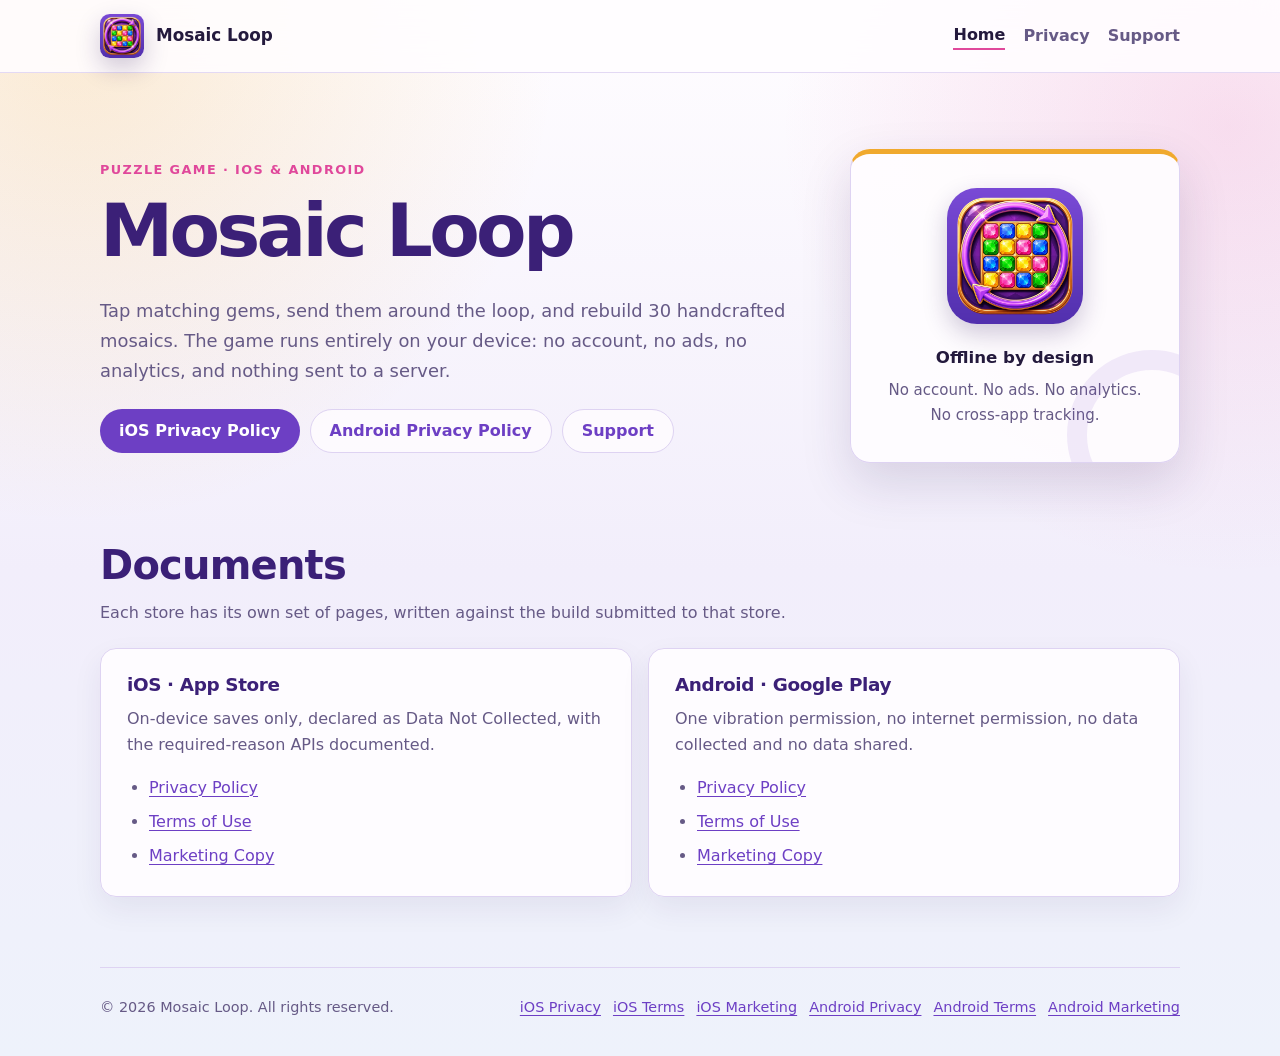
<file: index.html>
<!doctype html>
<html lang="en">
<head>
  <meta charset="utf-8">
  <meta name="viewport" content="width=device-width, initial-scale=1">
  <meta name="robots" content="index,follow">
  <meta name="description" content="Mosaic Loop is an offline gem-sorting puzzle game for iOS and Android. Privacy policies, terms of use, store copy, and support.">
  <meta name="theme-color" content="#3b2077">
  <title>Mosaic Loop</title>
  <link rel="icon" href="assets/app-icon.png">
  <link rel="apple-touch-icon" href="assets/app-icon.png">
  <link rel="stylesheet" href="assets/styles.css">
</head>
<body>
  <header class="site-header">
    <nav class="top-nav" aria-label="Page navigation">
      <a class="brand" href="index.html" aria-label="Mosaic Loop home">
        <img src="assets/app-icon.png" alt="" width="44" height="44">
        <span>Mosaic Loop</span>
      </a>
      <div class="nav-links">
        <a href="index.html" aria-current="page">Home</a>
        <a href="privacy.html">Privacy</a>
        <a href="support/">Support</a>
      </div>
    </nav>
  </header>

  <main>
    <section class="hero">
      <div class="hero-copy">
        <p class="eyebrow">Puzzle game · iOS &amp; Android</p>
        <h1>Mosaic Loop</h1>
        <p class="lead">
          Tap matching gems, send them around the loop, and rebuild 30 handcrafted mosaics. The game runs entirely on
          your device: no account, no ads, no analytics, and nothing sent to a server.
        </p>
        <div class="cta-row">
          <a class="button-link" href="privacy.html">iOS Privacy Policy</a>
          <a class="button-link button-link--ghost" href="android/privacy.html">Android Privacy Policy</a>
          <a class="button-link button-link--ghost" href="support/">Support</a>
        </div>
      </div>

      <aside class="hero-badge" aria-label="Privacy summary">
        <img src="assets/app-icon.png" alt="Mosaic Loop app icon" width="136" height="136">
        <div>
          <strong>Offline by design</strong>
          <span>No account. No ads. No analytics. No cross-app tracking.</span>
        </div>
      </aside>
    </section>

    <section class="section-block" aria-label="Documents">
      <div class="section-header">
        <h2>Documents</h2>
        <p class="section-intro">
          Each store has its own set of pages, written against the build submitted to that store.
        </p>
      </div>

      <div class="doc-grid">
        <article>
          <h2>iOS · App Store</h2>
          <p>On-device saves only, declared as Data Not Collected, with the required-reason APIs documented.</p>
          <ul class="policy-list">
            <li><a href="privacy.html">Privacy Policy</a></li>
            <li><a href="terms-of-use.html">Terms of Use</a></li>
            <li><a href="marketing.html">Marketing Copy</a></li>
          </ul>
        </article>
        <article>
          <h2>Android · Google Play</h2>
          <p>One vibration permission, no internet permission, no data collected and no data shared.</p>
          <ul class="policy-list">
            <li><a href="android/privacy.html">Privacy Policy</a></li>
            <li><a href="android/terms-of-use.html">Terms of Use</a></li>
            <li><a href="android/marketing.html">Marketing Copy</a></li>
          </ul>
        </article>
      </div>
    </section>
  </main>

  <footer class="site-footer">
    <p>&copy; 2026 Mosaic Loop. All rights reserved.</p>
    <nav class="footer-links" aria-label="Legal documents">
      <a href="privacy.html">iOS Privacy</a>
      <a href="terms-of-use.html">iOS Terms</a>
      <a href="marketing.html">iOS Marketing</a>
      <a href="android/privacy.html">Android Privacy</a>
      <a href="android/terms-of-use.html">Android Terms</a>
      <a href="android/marketing.html">Android Marketing</a>
    </nav>
  </footer>
</body>
</html>
</file>
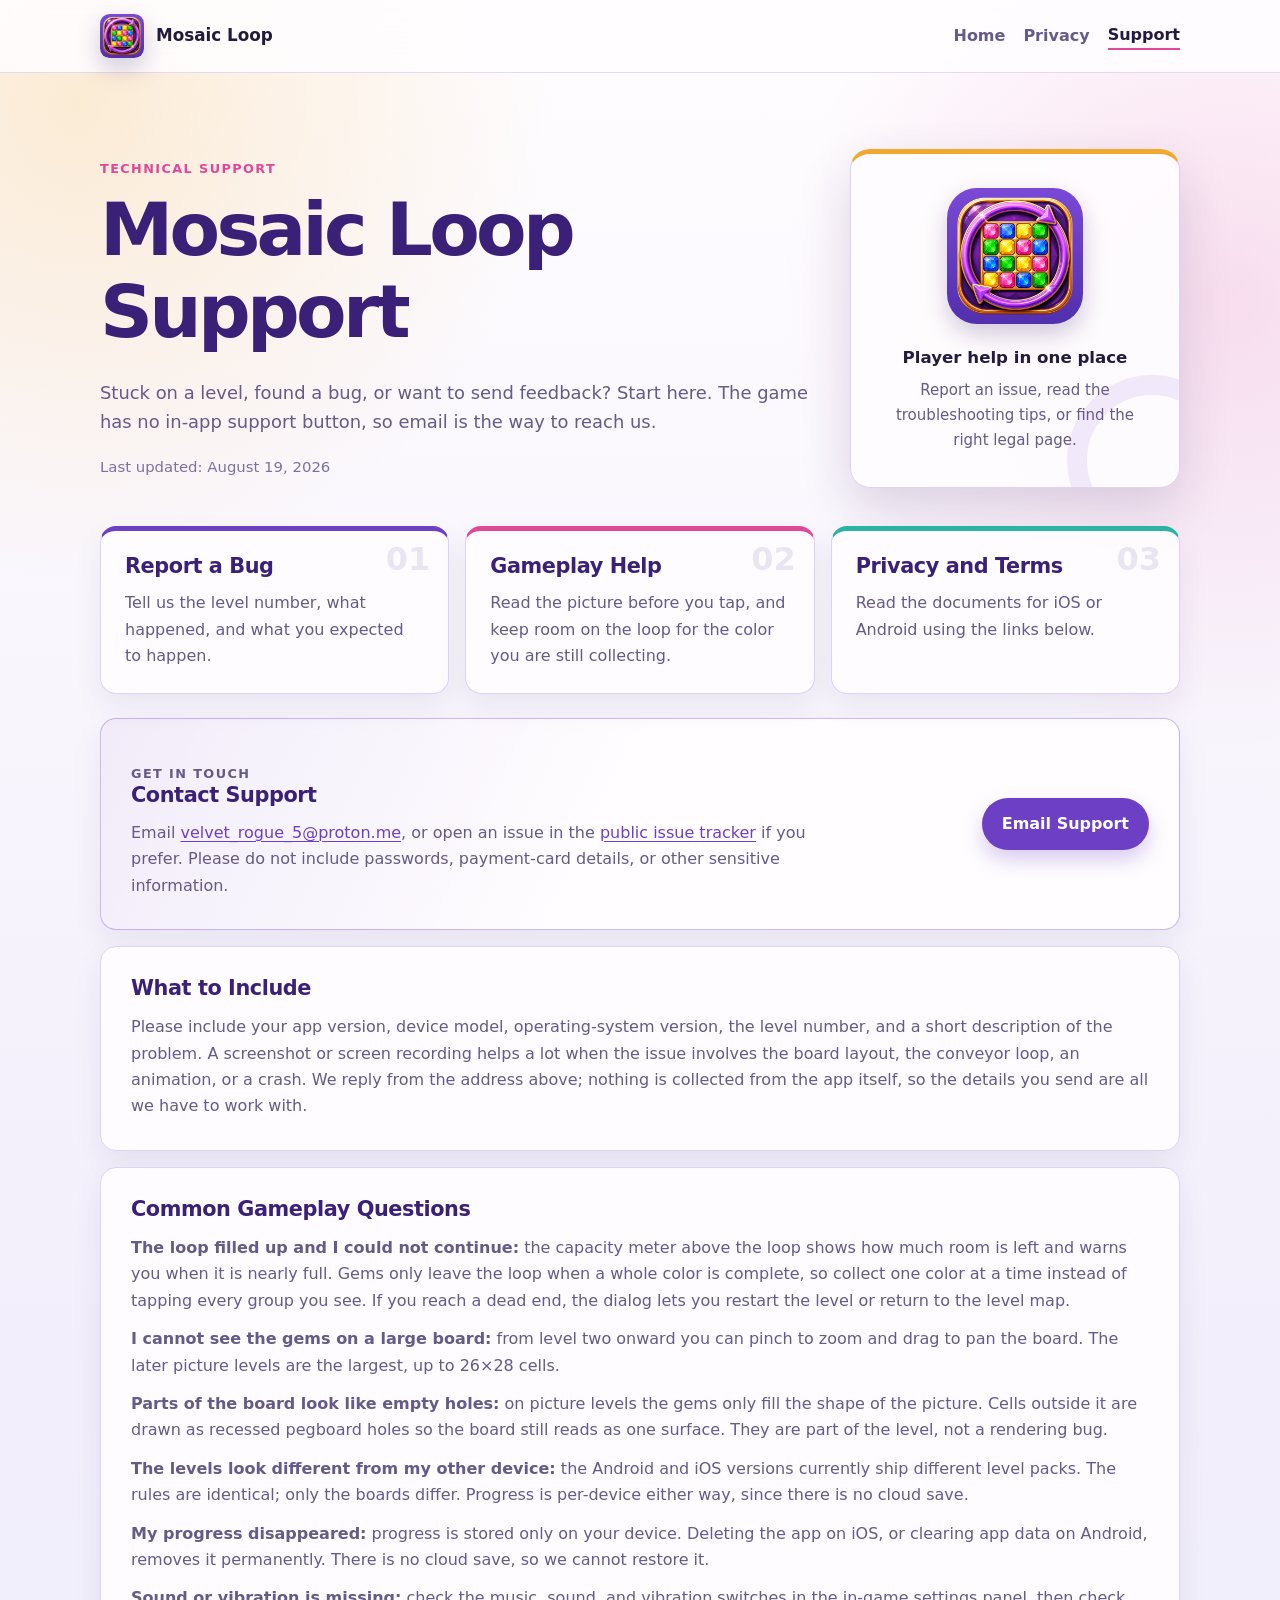
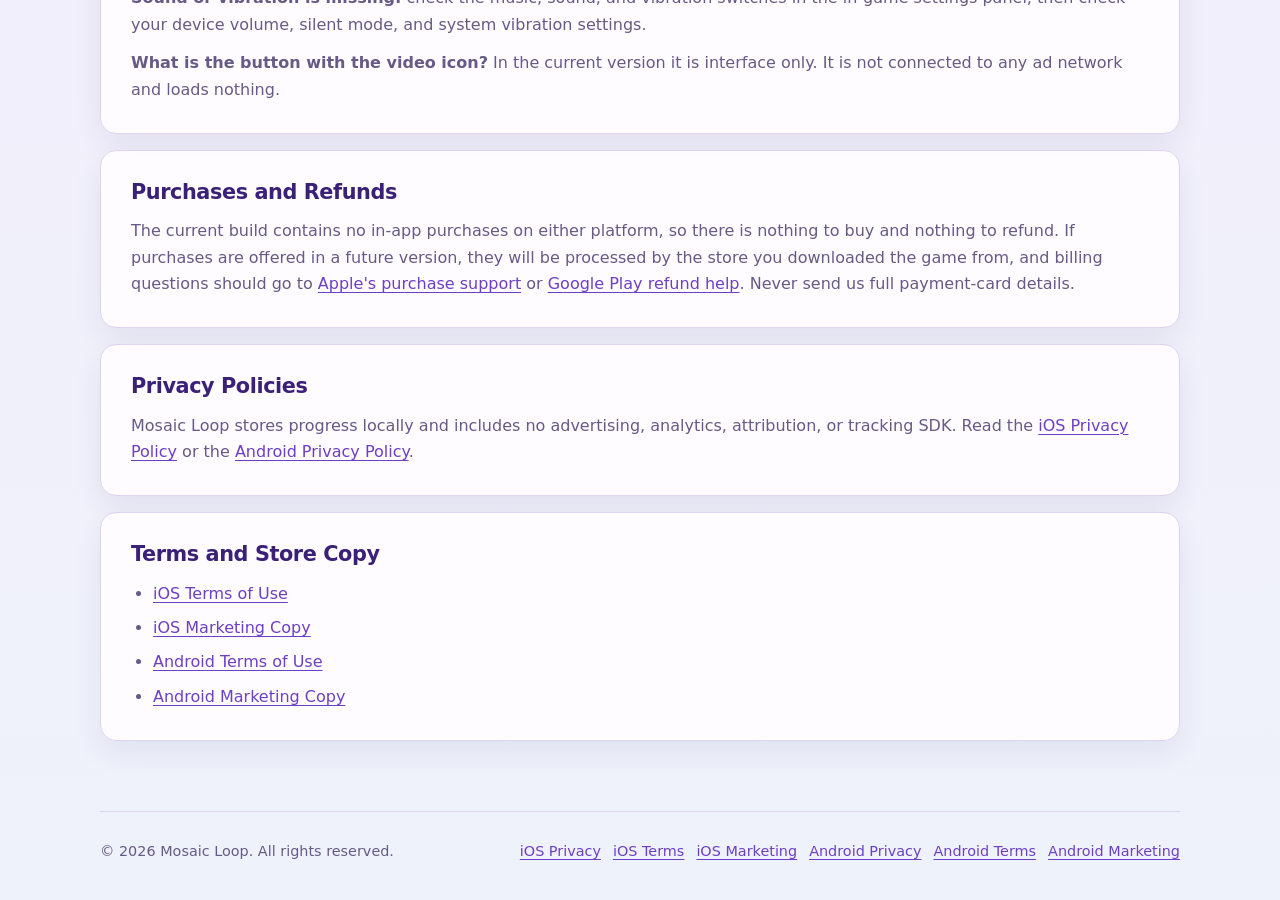
<file: support/index.html>
<!doctype html>
<html lang="en">
<head>
  <meta charset="utf-8">
  <meta name="viewport" content="width=device-width, initial-scale=1">
  <meta name="robots" content="index,follow">
  <meta name="description" content="Technical support, gameplay help, and legal links for Mosaic Loop on iOS and Android.">
  <meta name="theme-color" content="#3b2077">
  <title>Support | Mosaic Loop</title>
  <link rel="icon" href="../assets/app-icon.png">
  <link rel="apple-touch-icon" href="../assets/app-icon.png">
  <link rel="stylesheet" href="../assets/styles.css">
</head>
<body>
  <header class="site-header">
    <nav class="top-nav" aria-label="Page navigation">
      <a class="brand" href="../index.html" aria-label="Mosaic Loop home">
        <img src="../assets/app-icon.png" alt="" width="44" height="44">
        <span>Mosaic Loop</span>
      </a>
      <div class="nav-links">
        <a href="../index.html">Home</a>
        <a href="../privacy.html">Privacy</a>
        <a href="./" aria-current="page">Support</a>
      </div>
    </nav>
  </header>

  <main>
    <section class="hero">
      <div class="hero-copy">
        <p class="eyebrow">Technical Support</p>
        <h1>Mosaic Loop Support</h1>
        <p class="lead">
          Stuck on a level, found a bug, or want to send feedback? Start here. The game has no in-app support button,
          so email is the way to reach us.
        </p>
        <p class="updated">Last updated: August 19, 2026</p>
      </div>
      <aside class="hero-badge" aria-label="Support summary">
        <img src="../assets/app-icon.png" alt="Mosaic Loop app icon" width="136" height="136">
        <div>
          <strong>Player help in one place</strong>
          <span>Report an issue, read the troubleshooting tips, or find the right legal page.</span>
        </div>
      </aside>
    </section>

    <section class="summary-grid" aria-label="Support quick links">
      <article>
        <span class="card-number" aria-hidden="true">01</span>
        <h2>Report a Bug</h2>
        <p>Tell us the level number, what happened, and what you expected to happen.</p>
      </article>
      <article>
        <span class="card-number" aria-hidden="true">02</span>
        <h2>Gameplay Help</h2>
        <p>Read the picture before you tap, and keep room on the loop for the color you are still collecting.</p>
      </article>
      <article>
        <span class="card-number" aria-hidden="true">03</span>
        <h2>Privacy and Terms</h2>
        <p>Read the documents for iOS or Android using the links below.</p>
      </article>
    </section>

    <section class="policy" aria-label="Support details">
      <article class="policy-section contact-panel">
        <div>
          <p class="eyebrow">Get in touch</p>
          <h2>Contact Support</h2>
          <p>
            Email <a href="mailto:velvet_rogue_5@proton.me">velvet_rogue_5@proton.me</a>, or open an issue in the
            <a href="https://github.com/VelvetRogue5/mosaicloop-site/issues" rel="noopener noreferrer">public issue
            tracker</a> if you prefer. Please do not include passwords, payment-card details, or other sensitive
            information.
          </p>
        </div>
        <a class="contact-button" href="mailto:velvet_rogue_5@proton.me?subject=Mosaic%20Loop%20Support%20Request">Email Support</a>
      </article>

      <article class="policy-section">
        <h2>What to Include</h2>
        <p>
          Please include your app version, device model, operating-system version, the level number, and a short
          description of the problem. A screenshot or screen recording helps a lot when the issue involves the board
          layout, the conveyor loop, an animation, or a crash. We reply from the address above; nothing is collected
          from the app itself, so the details you send are all we have to work with.
        </p>
      </article>

      <article class="policy-section">
        <h2>Common Gameplay Questions</h2>
        <p>
          <strong>The loop filled up and I could not continue:</strong> the capacity meter above the loop shows how
          much room is left and warns you when it is nearly full. Gems only leave the loop when a whole color is
          complete, so collect one color at a time instead of tapping every group you see. If you reach a dead end, the
          dialog lets you restart the level or return to the level map.
        </p>
        <p>
          <strong>I cannot see the gems on a large board:</strong> from level two onward you can pinch to zoom and drag
          to pan the board. The later picture levels are the largest, up to 26&times;28 cells.
        </p>
        <p>
          <strong>Parts of the board look like empty holes:</strong> on picture levels the gems only fill the shape of
          the picture. Cells outside it are drawn as recessed pegboard holes so the board still reads as one surface.
          They are part of the level, not a rendering bug.
        </p>
        <p>
          <strong>The levels look different from my other device:</strong> the Android and iOS versions currently ship
          different level packs. The rules are identical; only the boards differ. Progress is per-device either way,
          since there is no cloud save.
        </p>
        <p>
          <strong>My progress disappeared:</strong> progress is stored only on your device. Deleting the app on iOS, or
          clearing app data on Android, removes it permanently. There is no cloud save, so we cannot restore it.
        </p>
        <p>
          <strong>Sound or vibration is missing:</strong> check the music, sound, and vibration switches in the in-game
          settings panel, then check your device volume, silent mode, and system vibration settings.
        </p>
        <p>
          <strong>What is the button with the video icon?</strong> In the current version it is interface only. It is
          not connected to any ad network and loads nothing.
        </p>
      </article>

      <article class="policy-section">
        <h2>Purchases and Refunds</h2>
        <p>
          The current build contains no in-app purchases on either platform, so there is nothing to buy and nothing to
          refund. If purchases are offered in a future version, they will be processed by the store you downloaded the
          game from, and billing questions should go to
          <a href="https://reportaproblem.apple.com/" rel="noopener noreferrer">Apple's purchase support</a> or
          <a href="https://support.google.com/googleplay/workflow/9813244" rel="noopener noreferrer">Google Play refund
          help</a>. Never send us full payment-card details.
        </p>
      </article>

      <article class="policy-section">
        <h2>Privacy Policies</h2>
        <p>
          Mosaic Loop stores progress locally and includes no advertising, analytics, attribution, or tracking SDK.
          Read the <a href="../privacy.html">iOS Privacy Policy</a> or the
          <a href="../android/privacy.html">Android Privacy Policy</a>.
        </p>
      </article>

      <article class="policy-section">
        <h2>Terms and Store Copy</h2>
        <ul class="policy-list">
          <li><a href="../terms-of-use.html">iOS Terms of Use</a></li>
          <li><a href="../marketing.html">iOS Marketing Copy</a></li>
          <li><a href="../android/terms-of-use.html">Android Terms of Use</a></li>
          <li><a href="../android/marketing.html">Android Marketing Copy</a></li>
        </ul>
      </article>
    </section>
  </main>

  <footer class="site-footer">
    <p>&copy; 2026 Mosaic Loop. All rights reserved.</p>
    <nav class="footer-links" aria-label="Legal documents">
      <a href="../privacy.html">iOS Privacy</a>
      <a href="../terms-of-use.html">iOS Terms</a>
      <a href="../marketing.html">iOS Marketing</a>
      <a href="../android/privacy.html">Android Privacy</a>
      <a href="../android/terms-of-use.html">Android Terms</a>
      <a href="../android/marketing.html">Android Marketing</a>
    </nav>
  </footer>
</body>
</html>
</file>
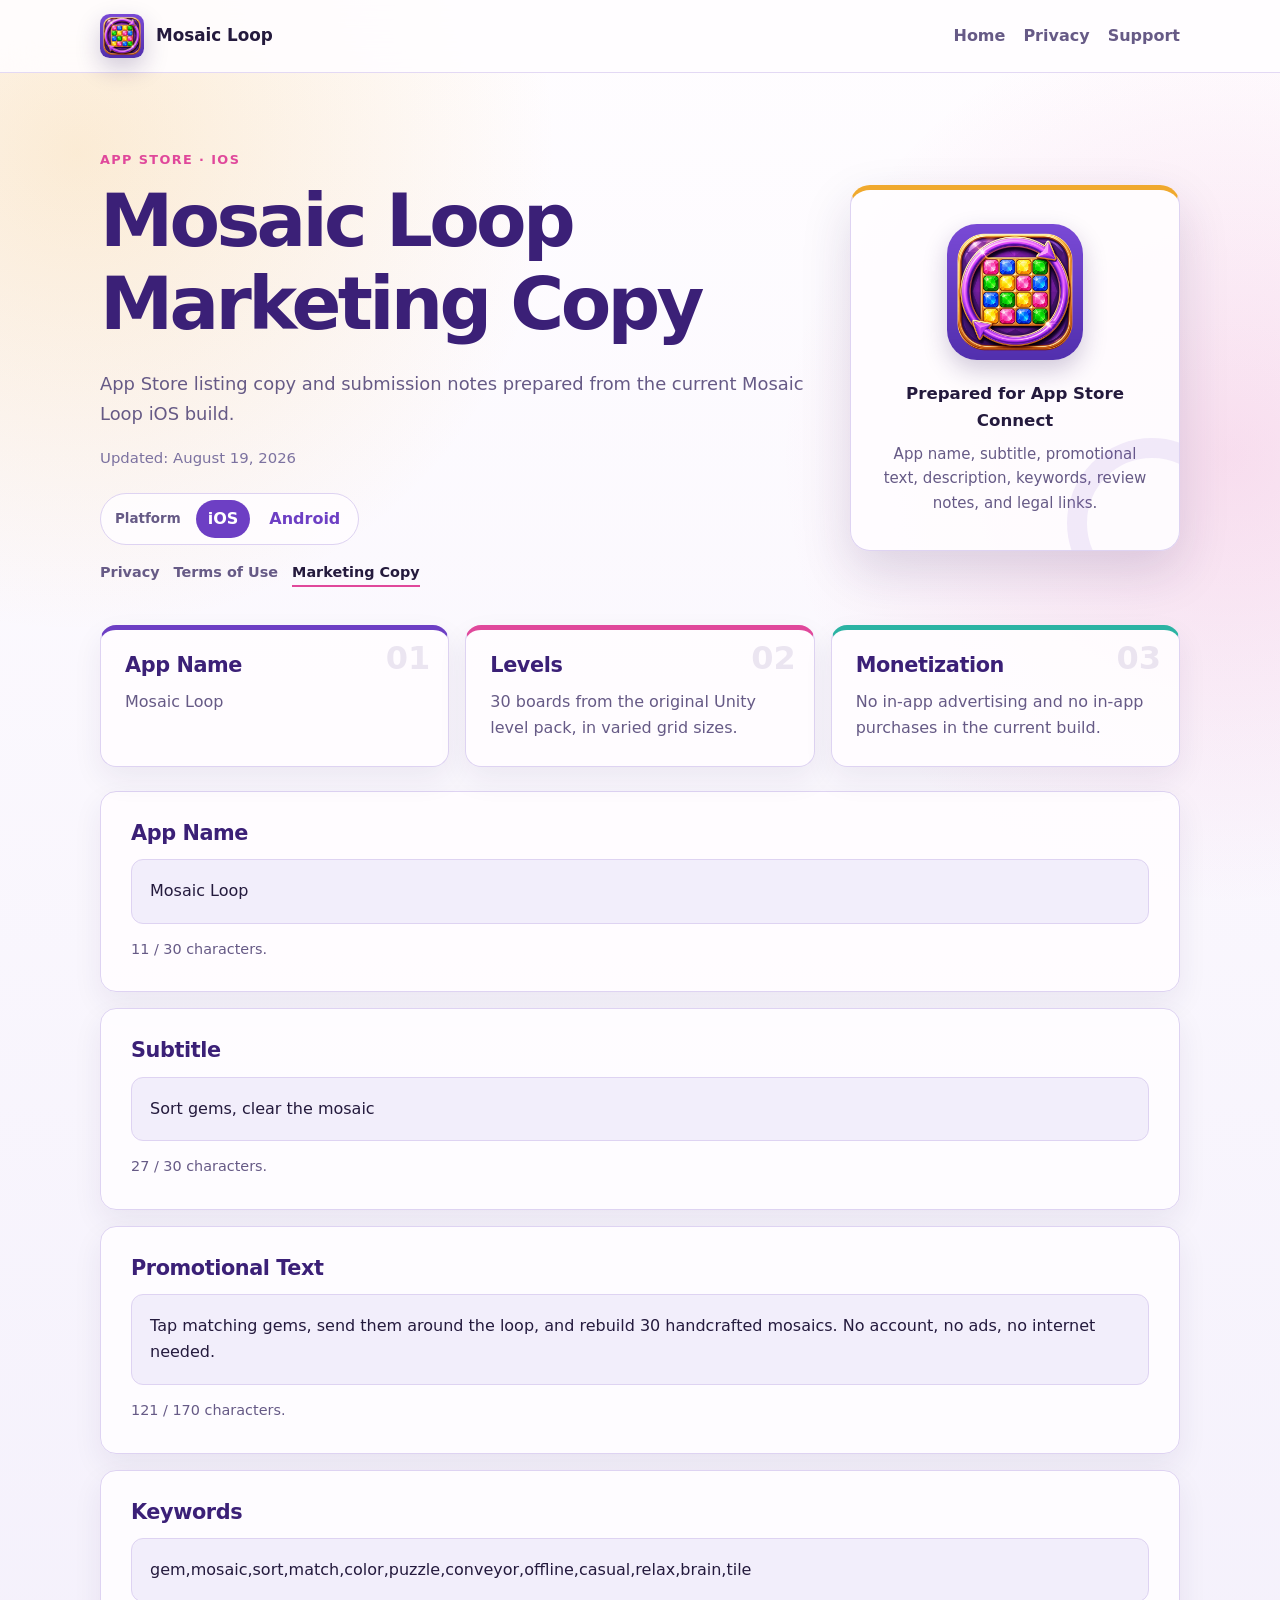
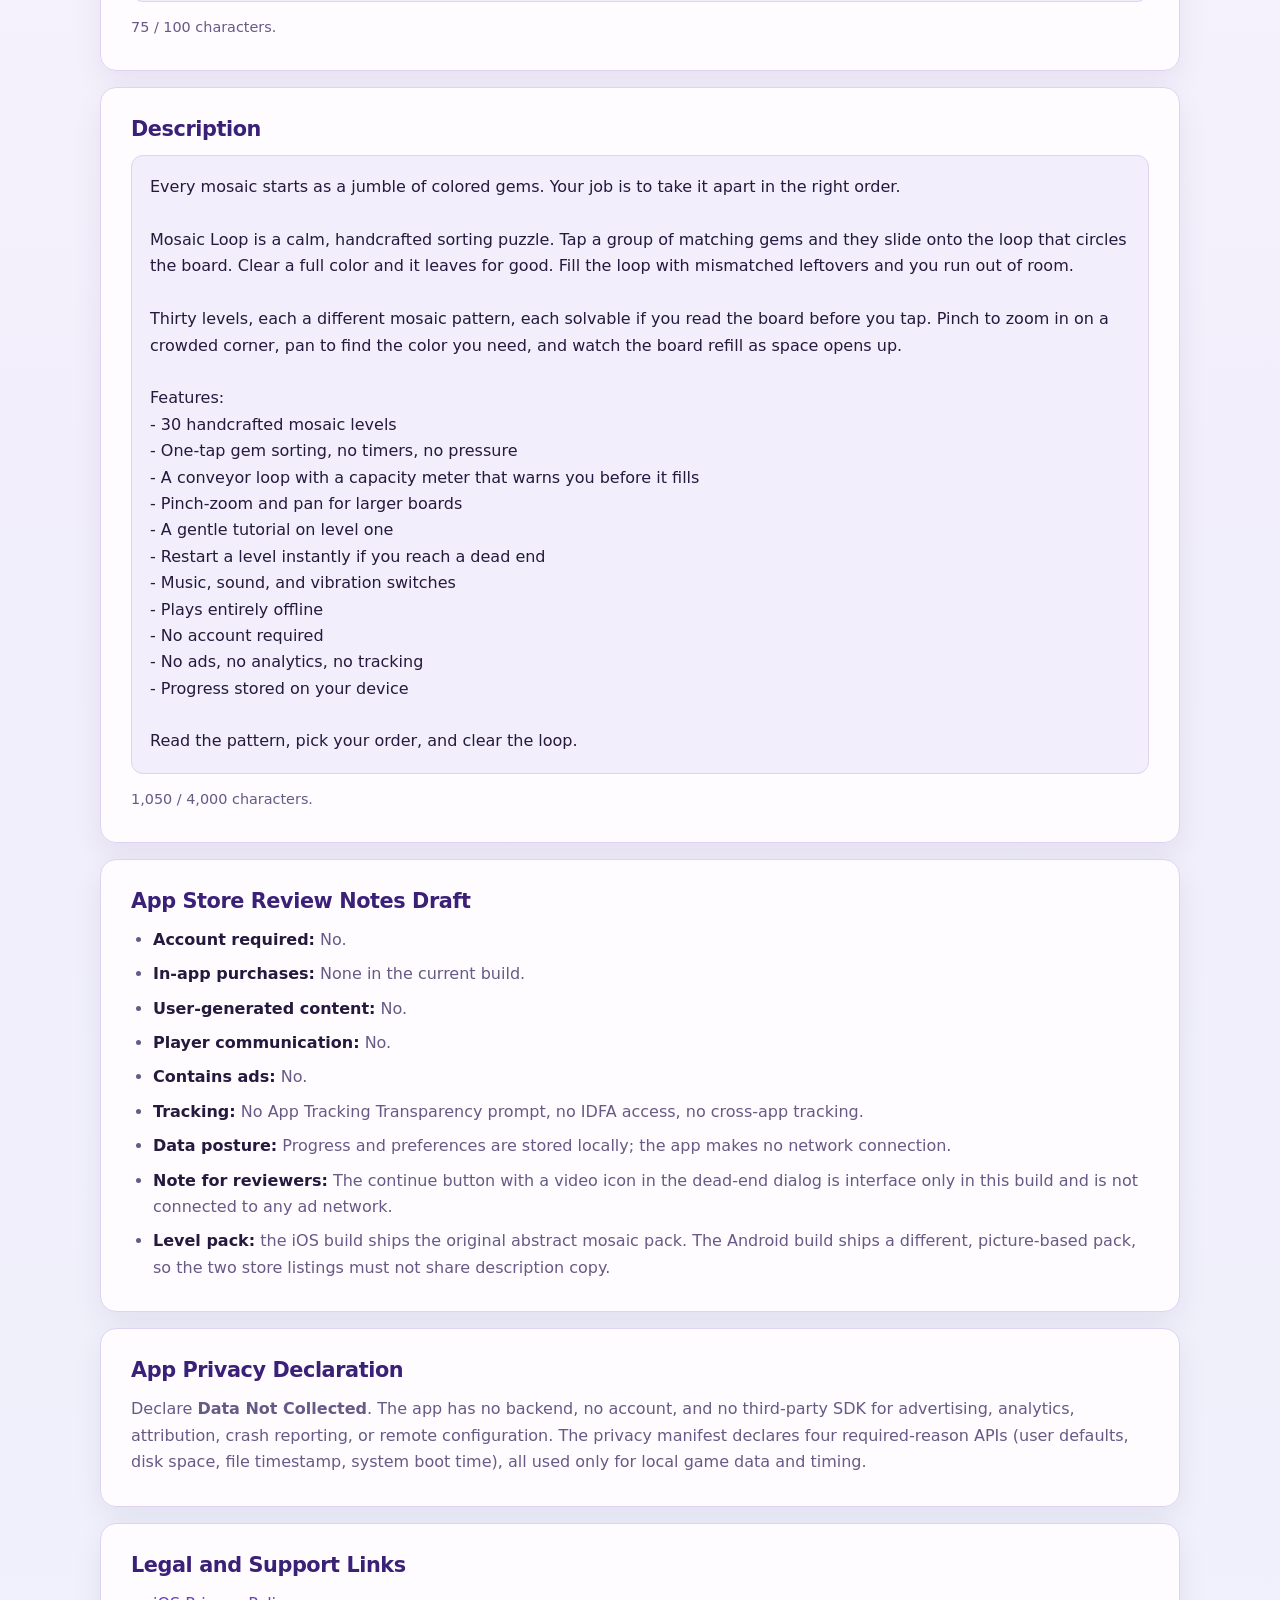
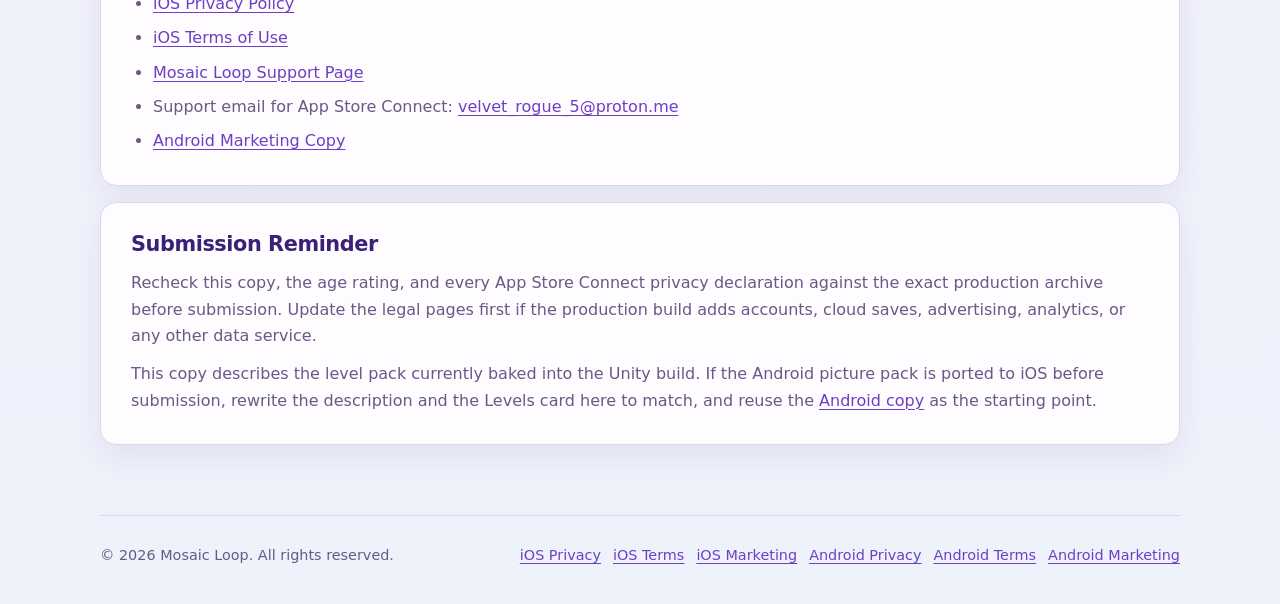
<file: marketing.html>
<!doctype html>
<html lang="en">
<head>
  <meta charset="utf-8">
  <meta name="viewport" content="width=device-width, initial-scale=1">
  <meta name="robots" content="index,follow">
  <meta name="description" content="App Store marketing copy and iOS submission notes for Mosaic Loop.">
  <meta name="theme-color" content="#3b2077">
  <title>iOS Marketing Copy | Mosaic Loop</title>
  <link rel="icon" href="assets/app-icon.png">
  <link rel="apple-touch-icon" href="assets/app-icon.png">
  <link rel="stylesheet" href="assets/styles.css">
</head>
<body>
  <header class="site-header">
    <nav class="top-nav" aria-label="Page navigation">
      <a class="brand" href="index.html" aria-label="Mosaic Loop home">
        <img src="assets/app-icon.png" alt="" width="44" height="44">
        <span>Mosaic Loop</span>
      </a>
      <div class="nav-links">
        <a href="index.html">Home</a>
        <a href="privacy.html">Privacy</a>
        <a href="support/">Support</a>
      </div>
    </nav>
  </header>

  <main>
    <section class="hero">
      <div class="hero-copy">
        <p class="eyebrow">App Store · iOS</p>
        <h1>Mosaic Loop Marketing Copy</h1>
        <p class="lead">App Store listing copy and submission notes prepared from the current Mosaic Loop iOS build.</p>
        <p class="updated">Updated: August 19, 2026</p>
        <div class="platform-switcher" aria-label="Choose a platform">
          <span>Platform</span>
          <a href="marketing.html" aria-current="page">iOS</a>
          <a href="android/marketing.html">Android</a>
        </div>
        <nav class="document-nav" aria-label="iOS documents">
          <a href="privacy.html">Privacy</a>
          <a href="terms-of-use.html">Terms of Use</a>
          <a href="marketing.html" aria-current="page">Marketing Copy</a>
        </nav>
      </div>
      <aside class="hero-badge" aria-label="Marketing summary">
        <img src="assets/app-icon.png" alt="Mosaic Loop app icon" width="136" height="136">
        <div>
          <strong>Prepared for App Store Connect</strong>
          <span>App name, subtitle, promotional text, description, keywords, review notes, and legal links.</span>
        </div>
      </aside>
    </section>

    <section class="summary-grid" aria-label="App Store listing summary">
      <article>
        <span class="card-number" aria-hidden="true">01</span>
        <h2>App Name</h2>
        <p>Mosaic Loop</p>
      </article>
      <article>
        <span class="card-number" aria-hidden="true">02</span>
        <h2>Levels</h2>
        <p>30 boards from the original Unity level pack, in varied grid sizes.</p>
      </article>
      <article>
        <span class="card-number" aria-hidden="true">03</span>
        <h2>Monetization</h2>
        <p>No in-app advertising and no in-app purchases in the current build.</p>
      </article>
    </section>

    <section class="policy" aria-label="App Store copy">
      <article class="policy-section">
        <h2>App Name</h2>
        <pre id="app-name" class="copy-block">Mosaic Loop</pre>
        <p class="copy-note">11 / 30 characters.</p>
      </article>

      <article class="policy-section">
        <h2>Subtitle</h2>
        <pre id="subtitle" class="copy-block">Sort gems, clear the mosaic</pre>
        <p class="copy-note">27 / 30 characters.</p>
      </article>

      <article class="policy-section">
        <h2>Promotional Text</h2>
        <pre id="promotional-text" class="copy-block">Tap matching gems, send them around the loop, and rebuild 30 handcrafted mosaics. No account, no ads, no internet needed.</pre>
        <p class="copy-note">121 / 170 characters.</p>
      </article>

      <article class="policy-section">
        <h2>Keywords</h2>
        <pre id="keywords" class="copy-block">gem,mosaic,sort,match,color,puzzle,conveyor,offline,casual,relax,brain,tile</pre>
        <p class="copy-note">75 / 100 characters.</p>
      </article>

      <article class="policy-section">
        <h2>Description</h2>
        <pre id="app-store-description" class="copy-block">Every mosaic starts as a jumble of colored gems. Your job is to take it apart in the right order.

Mosaic Loop is a calm, handcrafted sorting puzzle. Tap a group of matching gems and they slide onto the loop that circles the board. Clear a full color and it leaves for good. Fill the loop with mismatched leftovers and you run out of room.

Thirty levels, each a different mosaic pattern, each solvable if you read the board before you tap. Pinch to zoom in on a crowded corner, pan to find the color you need, and watch the board refill as space opens up.

Features:
- 30 handcrafted mosaic levels
- One-tap gem sorting, no timers, no pressure
- A conveyor loop with a capacity meter that warns you before it fills
- Pinch-zoom and pan for larger boards
- A gentle tutorial on level one
- Restart a level instantly if you reach a dead end
- Music, sound, and vibration switches
- Plays entirely offline
- No account required
- No ads, no analytics, no tracking
- Progress stored on your device

Read the pattern, pick your order, and clear the loop.</pre>
        <p class="copy-note">1,050 / 4,000 characters.</p>
      </article>

      <article class="policy-section">
        <h2>App Store Review Notes Draft</h2>
        <ul class="policy-list">
          <li><strong>Account required:</strong> No.</li>
          <li><strong>In-app purchases:</strong> None in the current build.</li>
          <li><strong>User-generated content:</strong> No.</li>
          <li><strong>Player communication:</strong> No.</li>
          <li><strong>Contains ads:</strong> No.</li>
          <li><strong>Tracking:</strong> No App Tracking Transparency prompt, no IDFA access, no cross-app tracking.</li>
          <li><strong>Data posture:</strong> Progress and preferences are stored locally; the app makes no network connection.</li>
          <li><strong>Note for reviewers:</strong> The continue button with a video icon in the dead-end dialog is interface only in this build and is not connected to any ad network.</li>
          <li><strong>Level pack:</strong> the iOS build ships the original abstract mosaic pack. The Android build ships a different, picture-based pack, so the two store listings must not share description copy.</li>
        </ul>
      </article>

      <article class="policy-section">
        <h2>App Privacy Declaration</h2>
        <p>
          Declare <strong>Data Not Collected</strong>. The app has no backend, no account, and no third-party SDK for
          advertising, analytics, attribution, crash reporting, or remote configuration. The privacy manifest declares
          four required-reason APIs (user defaults, disk space, file timestamp, system boot time), all used only for
          local game data and timing.
        </p>
      </article>

      <article class="policy-section">
        <h2>Legal and Support Links</h2>
        <ul class="policy-list">
          <li><a href="privacy.html">iOS Privacy Policy</a></li>
          <li><a href="terms-of-use.html">iOS Terms of Use</a></li>
          <li><a href="support/">Mosaic Loop Support Page</a></li>
          <li>Support email for App Store Connect: <a href="mailto:velvet_rogue_5@proton.me">velvet_rogue_5@proton.me</a></li>
          <li><a href="android/marketing.html">Android Marketing Copy</a></li>
        </ul>
      </article>

      <article class="policy-section">
        <h2>Submission Reminder</h2>
        <p>
          Recheck this copy, the age rating, and every App Store Connect privacy declaration against the exact
          production archive before submission. Update the legal pages first if the production build adds accounts,
          cloud saves, advertising, analytics, or any other data service.
        </p>
        <p>
          This copy describes the level pack currently baked into the Unity build. If the Android picture pack is
          ported to iOS before submission, rewrite the description and the Levels card here to match, and reuse the
          <a href="android/marketing.html">Android copy</a> as the starting point.
        </p>
      </article>
    </section>
  </main>

  <footer class="site-footer">
    <p>&copy; 2026 Mosaic Loop. All rights reserved.</p>
    <nav class="footer-links" aria-label="Legal documents">
      <a href="privacy.html">iOS Privacy</a>
      <a href="terms-of-use.html">iOS Terms</a>
      <a href="marketing.html">iOS Marketing</a>
      <a href="android/privacy.html">Android Privacy</a>
      <a href="android/terms-of-use.html">Android Terms</a>
      <a href="android/marketing.html">Android Marketing</a>
    </nav>
  </footer>
</body>
</html>
</file>
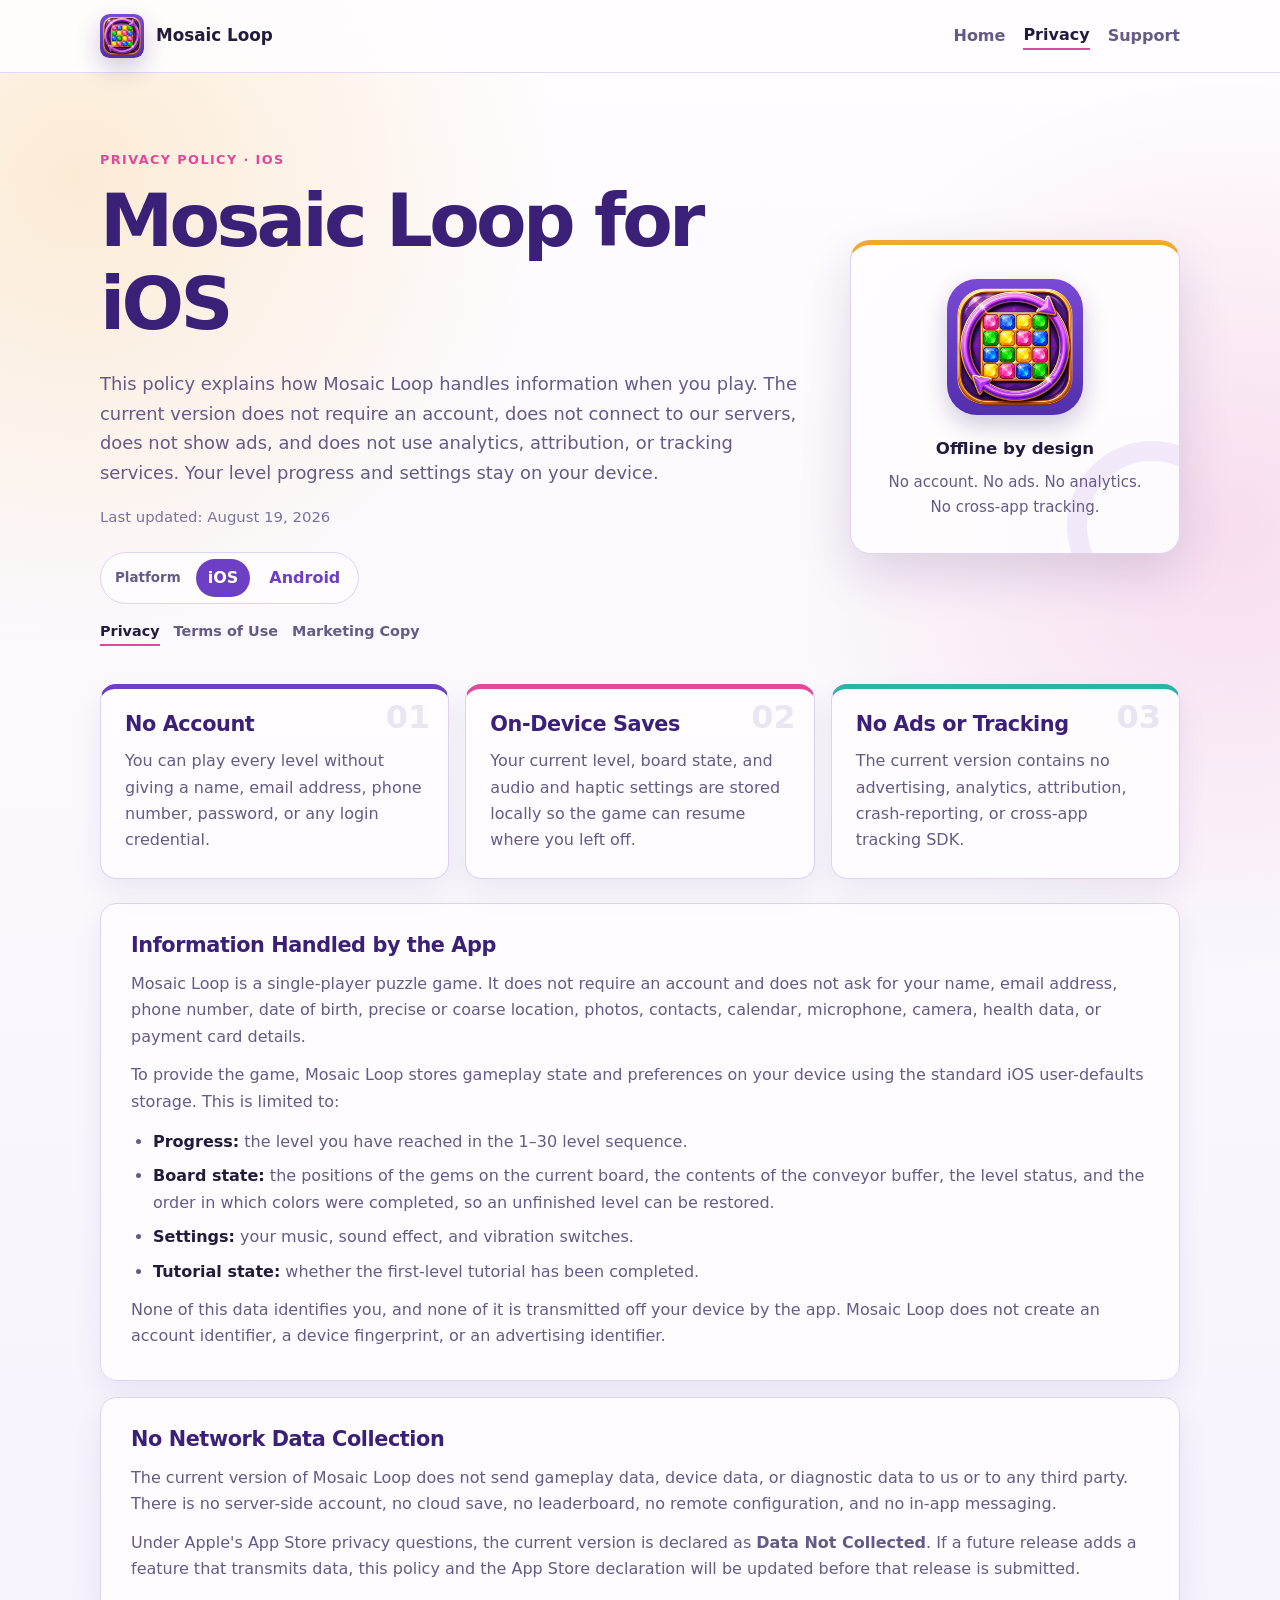
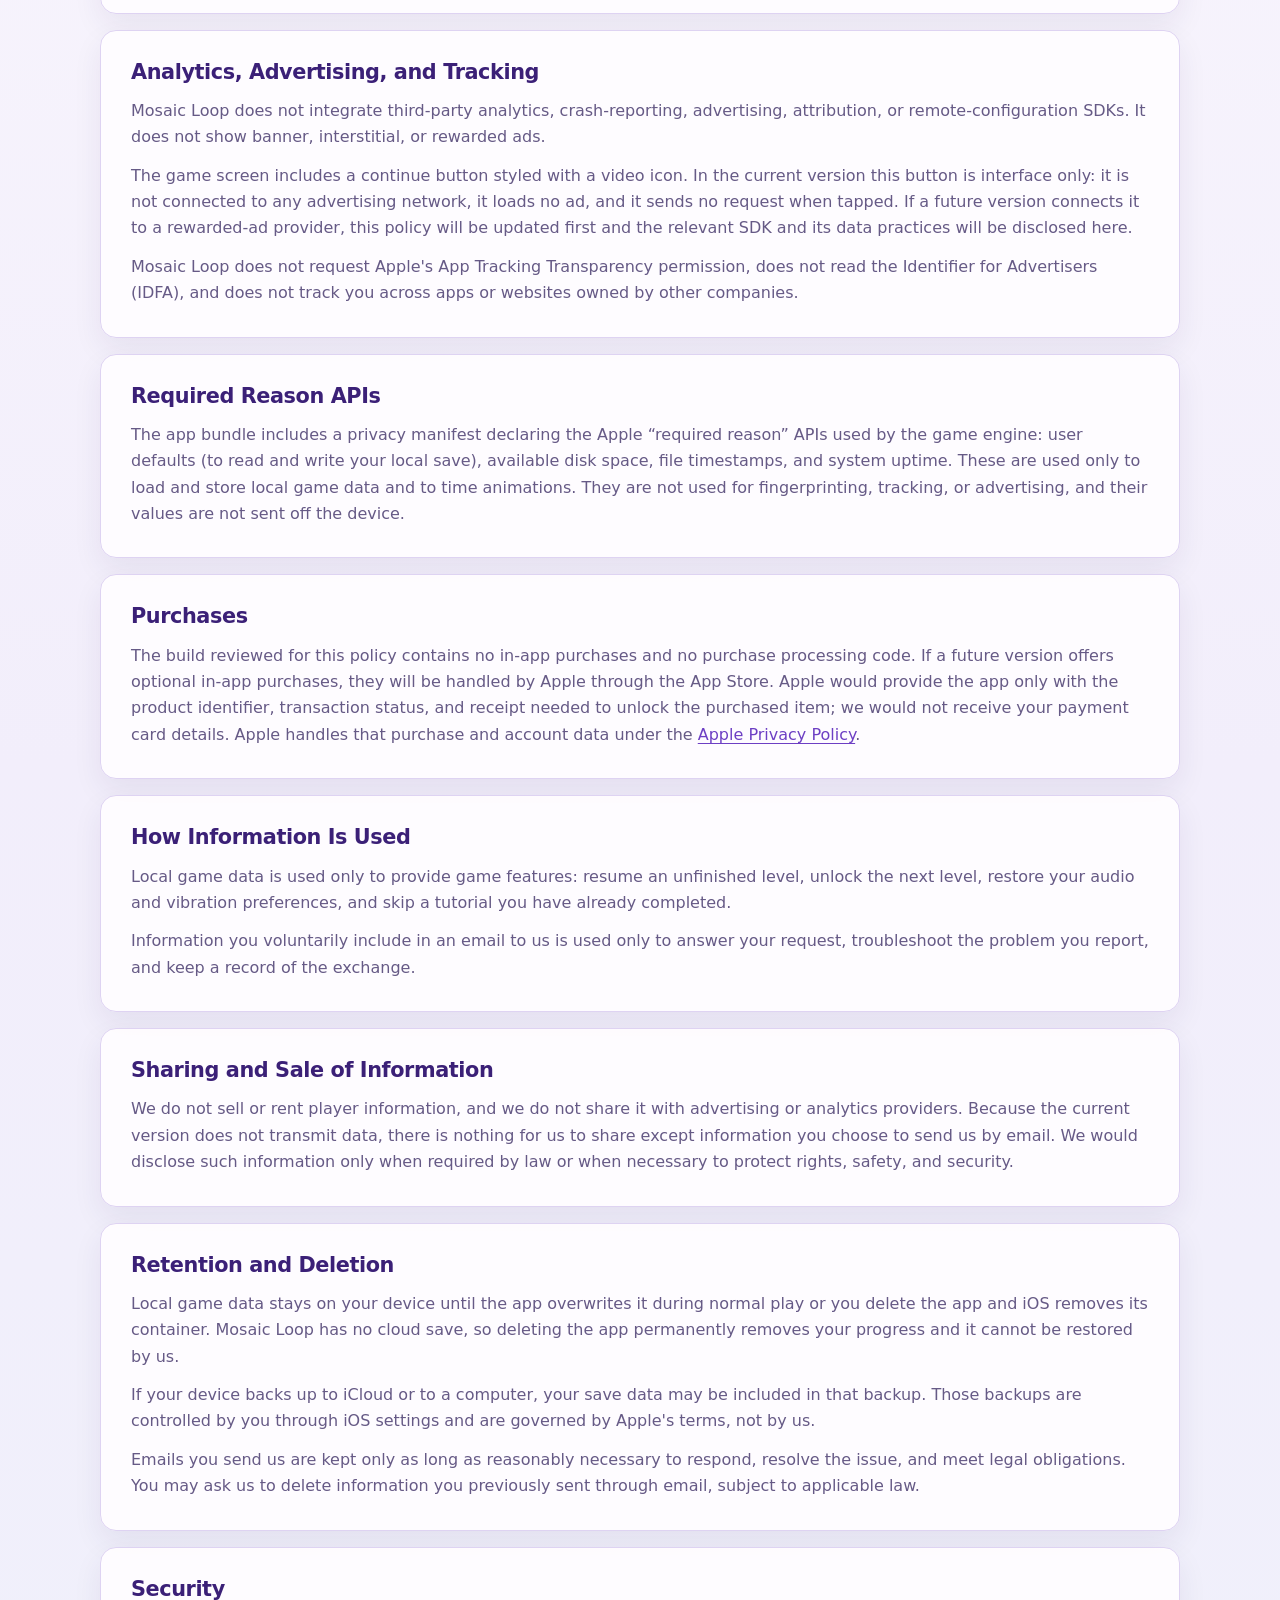
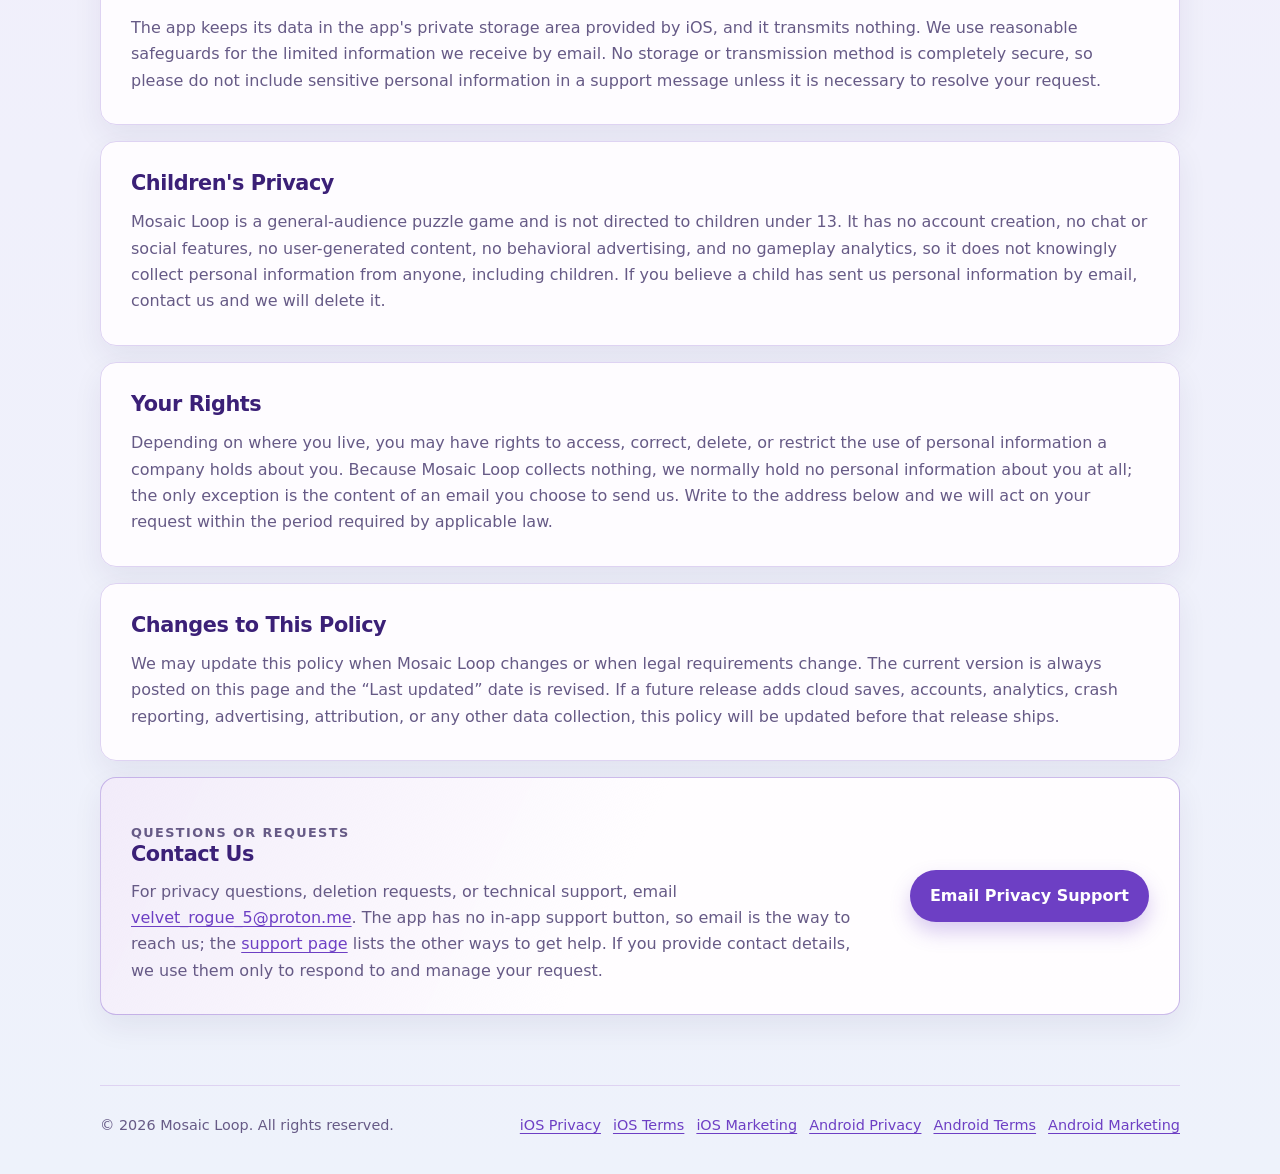
<file: privacy.html>
<!doctype html>
<html lang="en">
<head>
  <meta charset="utf-8">
  <meta name="viewport" content="width=device-width, initial-scale=1">
  <meta name="robots" content="index,follow">
  <meta name="description" content="Privacy Policy for Mosaic Loop on iOS: no account, on-device game saves only, no ads, no analytics, and no cross-app tracking.">
  <meta name="theme-color" content="#3b2077">
  <title>Privacy Policy (iOS) | Mosaic Loop</title>
  <link rel="icon" href="assets/app-icon.png">
  <link rel="apple-touch-icon" href="assets/app-icon.png">
  <link rel="stylesheet" href="assets/styles.css">
</head>
<body>
  <header class="site-header">
    <nav class="top-nav" aria-label="Page navigation">
      <a class="brand" href="index.html" aria-label="Mosaic Loop home">
        <img src="assets/app-icon.png" alt="" width="44" height="44">
        <span>Mosaic Loop</span>
      </a>
      <div class="nav-links">
        <a href="index.html">Home</a>
        <a href="privacy.html" aria-current="page">Privacy</a>
        <a href="support/">Support</a>
      </div>
    </nav>
  </header>

  <main id="privacy">
    <section class="hero">
      <div class="hero-copy">
        <p class="eyebrow">Privacy Policy · iOS</p>
        <h1>Mosaic Loop for iOS</h1>
        <p class="lead">
          This policy explains how Mosaic Loop handles information when you play. The current version does not
          require an account, does not connect to our servers, does not show ads, and does not use analytics,
          attribution, or tracking services. Your level progress and settings stay on your device.
        </p>
        <p class="updated">Last updated: August 19, 2026</p>
        <div class="platform-switcher" aria-label="Choose a platform privacy policy">
          <span>Platform</span>
          <a href="privacy.html" aria-current="page">iOS</a>
          <a href="android/privacy.html">Android</a>
        </div>
        <nav class="document-nav" aria-label="iOS documents">
          <a href="privacy.html" aria-current="page">Privacy</a>
          <a href="terms-of-use.html">Terms of Use</a>
          <a href="marketing.html">Marketing Copy</a>
        </nav>
      </div>

      <aside class="hero-badge" aria-label="Privacy summary">
        <img src="assets/app-icon.png" alt="Mosaic Loop app icon" width="136" height="136">
        <div>
          <strong>Offline by design</strong>
          <span>No account. No ads. No analytics. No cross-app tracking.</span>
        </div>
      </aside>
    </section>

    <section class="summary-grid" aria-label="Privacy at a glance">
      <article>
        <span class="card-number" aria-hidden="true">01</span>
        <h2>No Account</h2>
        <p>You can play every level without giving a name, email address, phone number, password, or any login credential.</p>
      </article>
      <article>
        <span class="card-number" aria-hidden="true">02</span>
        <h2>On-Device Saves</h2>
        <p>Your current level, board state, and audio and haptic settings are stored locally so the game can resume where you left off.</p>
      </article>
      <article>
        <span class="card-number" aria-hidden="true">03</span>
        <h2>No Ads or Tracking</h2>
        <p>The current version contains no advertising, analytics, attribution, crash-reporting, or cross-app tracking SDK.</p>
      </article>
    </section>

    <section class="policy" aria-label="Privacy policy details">
      <article class="policy-section">
        <h2>Information Handled by the App</h2>
        <p>
          Mosaic Loop is a single-player puzzle game. It does not require an account and does not ask for your name,
          email address, phone number, date of birth, precise or coarse location, photos, contacts, calendar,
          microphone, camera, health data, or payment card details.
        </p>
        <p>
          To provide the game, Mosaic Loop stores gameplay state and preferences on your device using the standard
          iOS user-defaults storage. This is limited to:
        </p>
        <ul class="policy-list">
          <li><strong>Progress:</strong> the level you have reached in the 1&ndash;30 level sequence.</li>
          <li><strong>Board state:</strong> the positions of the gems on the current board, the contents of the conveyor buffer, the level status, and the order in which colors were completed, so an unfinished level can be restored.</li>
          <li><strong>Settings:</strong> your music, sound effect, and vibration switches.</li>
          <li><strong>Tutorial state:</strong> whether the first-level tutorial has been completed.</li>
        </ul>
        <p>
          None of this data identifies you, and none of it is transmitted off your device by the app. Mosaic Loop does
          not create an account identifier, a device fingerprint, or an advertising identifier.
        </p>
      </article>

      <article class="policy-section">
        <h2>No Network Data Collection</h2>
        <p>
          The current version of Mosaic Loop does not send gameplay data, device data, or diagnostic data to us or to
          any third party. There is no server-side account, no cloud save, no leaderboard, no remote configuration,
          and no in-app messaging.
        </p>
        <p>
          Under Apple's App Store privacy questions, the current version is declared as <strong>Data Not Collected</strong>.
          If a future release adds a feature that transmits data, this policy and the App Store declaration will be
          updated before that release is submitted.
        </p>
      </article>

      <article class="policy-section">
        <h2>Analytics, Advertising, and Tracking</h2>
        <p>
          Mosaic Loop does not integrate third-party analytics, crash-reporting, advertising, attribution, or
          remote-configuration SDKs. It does not show banner, interstitial, or rewarded ads.
        </p>
        <p>
          The game screen includes a continue button styled with a video icon. In the current version this button is
          interface only: it is not connected to any advertising network, it loads no ad, and it sends no request when
          tapped. If a future version connects it to a rewarded-ad provider, this policy will be updated first and the
          relevant SDK and its data practices will be disclosed here.
        </p>
        <p>
          Mosaic Loop does not request Apple's App Tracking Transparency permission, does not read the Identifier for
          Advertisers (IDFA), and does not track you across apps or websites owned by other companies.
        </p>
      </article>

      <article class="policy-section">
        <h2>Required Reason APIs</h2>
        <p>
          The app bundle includes a privacy manifest declaring the Apple &ldquo;required reason&rdquo; APIs used by the
          game engine: user defaults (to read and write your local save), available disk space, file timestamps, and
          system uptime. These are used only to load and store local game data and to time animations. They are not
          used for fingerprinting, tracking, or advertising, and their values are not sent off the device.
        </p>
      </article>

      <article class="policy-section">
        <h2>Purchases</h2>
        <p>
          The build reviewed for this policy contains no in-app purchases and no purchase processing code. If a future
          version offers optional in-app purchases, they will be handled by Apple through the App Store. Apple would
          provide the app only with the product identifier, transaction status, and receipt needed to unlock the
          purchased item; we would not receive your payment card details. Apple handles that purchase and account data
          under the <a href="https://www.apple.com/legal/privacy/" rel="noopener noreferrer">Apple Privacy Policy</a>.
        </p>
      </article>

      <article class="policy-section">
        <h2>How Information Is Used</h2>
        <p>
          Local game data is used only to provide game features: resume an unfinished level, unlock the next level,
          restore your audio and vibration preferences, and skip a tutorial you have already completed.
        </p>
        <p>
          Information you voluntarily include in an email to us is used only to answer your request, troubleshoot the
          problem you report, and keep a record of the exchange.
        </p>
      </article>

      <article class="policy-section">
        <h2>Sharing and Sale of Information</h2>
        <p>
          We do not sell or rent player information, and we do not share it with advertising or analytics providers.
          Because the current version does not transmit data, there is nothing for us to share except information you
          choose to send us by email. We would disclose such information only when required by law or when necessary
          to protect rights, safety, and security.
        </p>
      </article>

      <article class="policy-section">
        <h2>Retention and Deletion</h2>
        <p>
          Local game data stays on your device until the app overwrites it during normal play or you delete the app
          and iOS removes its container. Mosaic Loop has no cloud save, so deleting the app permanently removes your
          progress and it cannot be restored by us.
        </p>
        <p>
          If your device backs up to iCloud or to a computer, your save data may be included in that backup. Those
          backups are controlled by you through iOS settings and are governed by Apple's terms, not by us.
        </p>
        <p>
          Emails you send us are kept only as long as reasonably necessary to respond, resolve the issue, and meet
          legal obligations. You may ask us to delete information you previously sent through email, subject to
          applicable law.
        </p>
      </article>

      <article class="policy-section">
        <h2>Security</h2>
        <p>
          The app keeps its data in the app's private storage area provided by iOS, and it transmits nothing. We use
          reasonable safeguards for the limited information we receive by email. No storage or transmission method is
          completely secure, so please do not include sensitive personal information in a support message unless it is
          necessary to resolve your request.
        </p>
      </article>

      <article class="policy-section">
        <h2>Children's Privacy</h2>
        <p>
          Mosaic Loop is a general-audience puzzle game and is not directed to children under 13. It has no account
          creation, no chat or social features, no user-generated content, no behavioral advertising, and no gameplay
          analytics, so it does not knowingly collect personal information from anyone, including children. If you
          believe a child has sent us personal information by email, contact us and we will delete it.
        </p>
      </article>

      <article class="policy-section">
        <h2>Your Rights</h2>
        <p>
          Depending on where you live, you may have rights to access, correct, delete, or restrict the use of personal
          information a company holds about you. Because Mosaic Loop collects nothing, we normally hold no personal
          information about you at all; the only exception is the content of an email you choose to send us. Write to
          the address below and we will act on your request within the period required by applicable law.
        </p>
      </article>

      <article class="policy-section">
        <h2>Changes to This Policy</h2>
        <p>
          We may update this policy when Mosaic Loop changes or when legal requirements change. The current version is
          always posted on this page and the &ldquo;Last updated&rdquo; date is revised. If a future release adds cloud
          saves, accounts, analytics, crash reporting, advertising, attribution, or any other data collection, this
          policy will be updated before that release ships.
        </p>
      </article>

      <article id="contact" class="policy-section contact-panel">
        <div>
          <p class="eyebrow">Questions or requests</p>
          <h2>Contact Us</h2>
          <p>
            For privacy questions, deletion requests, or technical support, email
            <a href="mailto:velvet_rogue_5@proton.me">velvet_rogue_5@proton.me</a>. The app has no in-app support
            button, so email is the way to reach us; the <a href="support/">support page</a> lists the other ways to get
            help. If you provide contact details, we use them only to respond to and manage your request.
          </p>
        </div>
        <a class="contact-button" href="mailto:velvet_rogue_5@proton.me?subject=Mosaic%20Loop%20iOS%20Privacy%20Request">Email Privacy Support</a>
      </article>
    </section>
  </main>

  <footer class="site-footer">
    <p>&copy; 2026 Mosaic Loop. All rights reserved.</p>
    <nav class="footer-links" aria-label="Legal documents">
      <a href="privacy.html">iOS Privacy</a>
      <a href="terms-of-use.html">iOS Terms</a>
      <a href="marketing.html">iOS Marketing</a>
      <a href="android/privacy.html">Android Privacy</a>
      <a href="android/terms-of-use.html">Android Terms</a>
      <a href="android/marketing.html">Android Marketing</a>
    </nav>
  </footer>
</body>
</html>
</file>
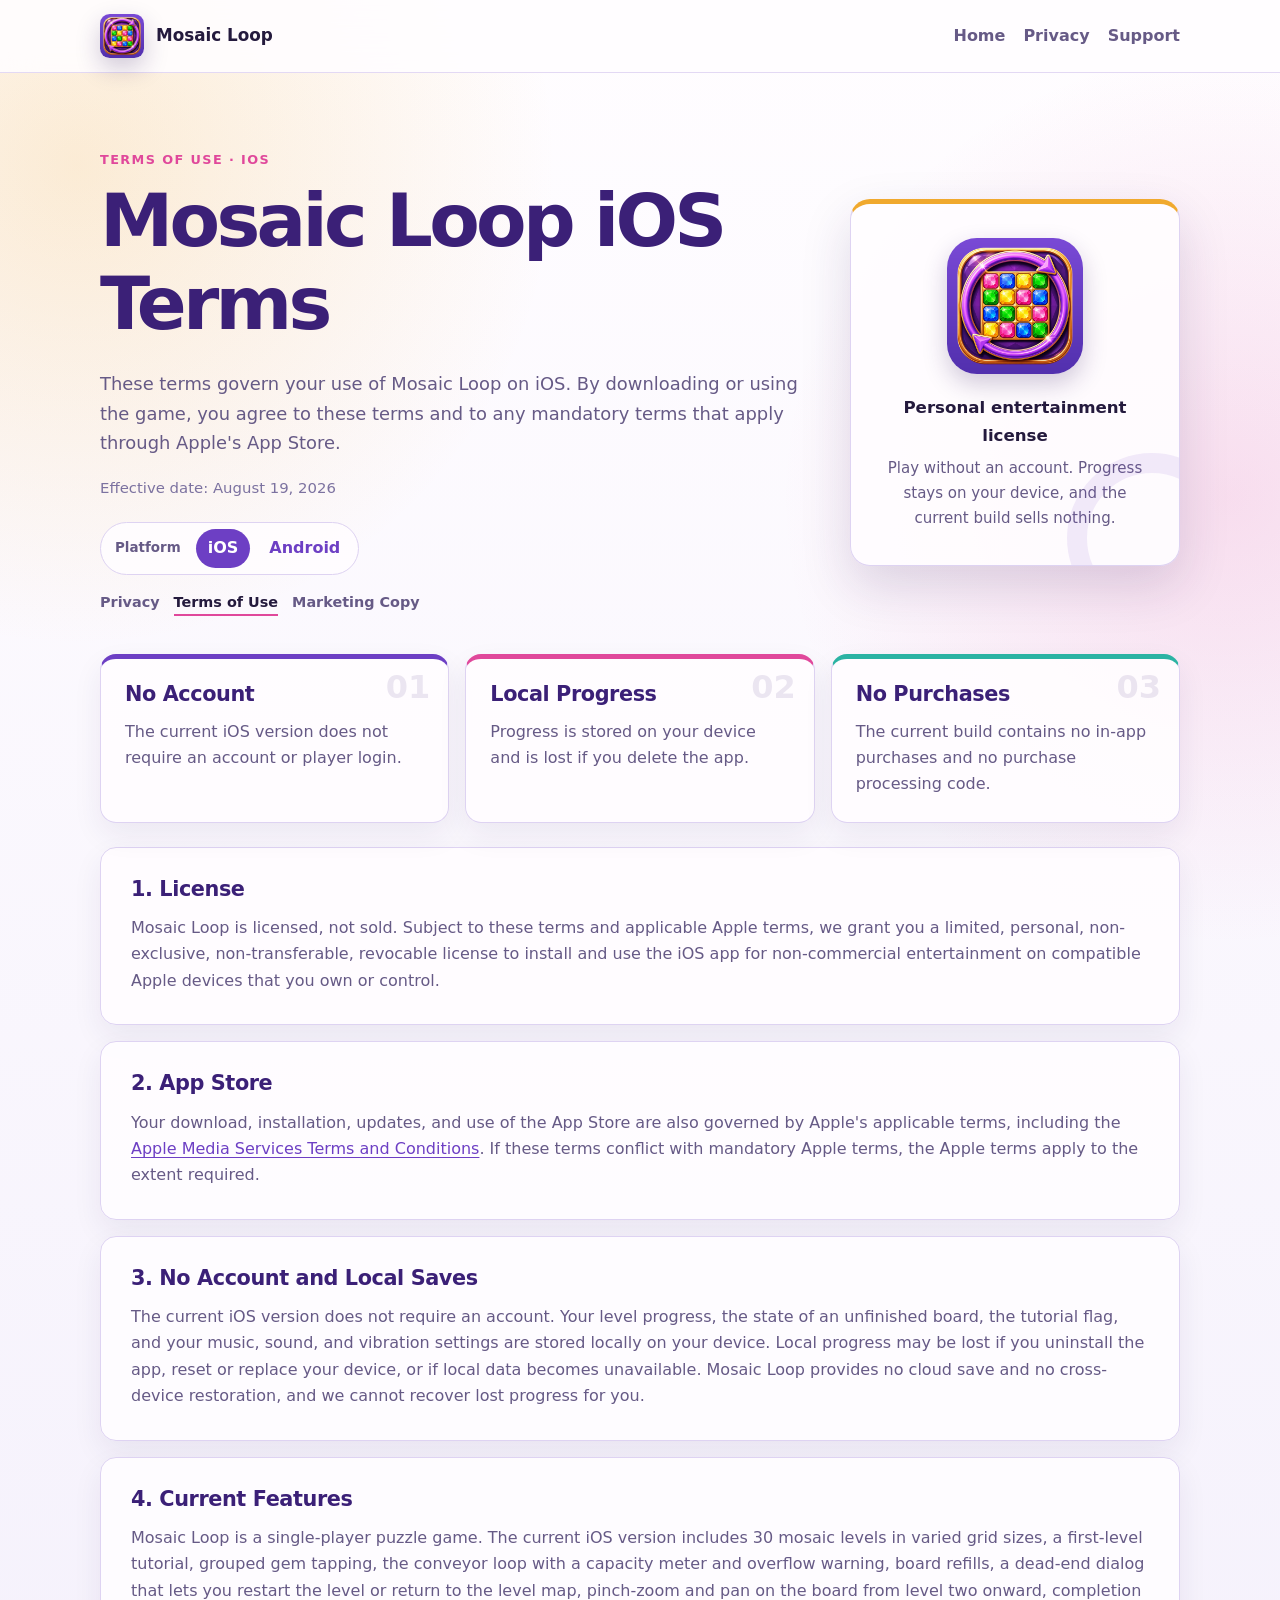
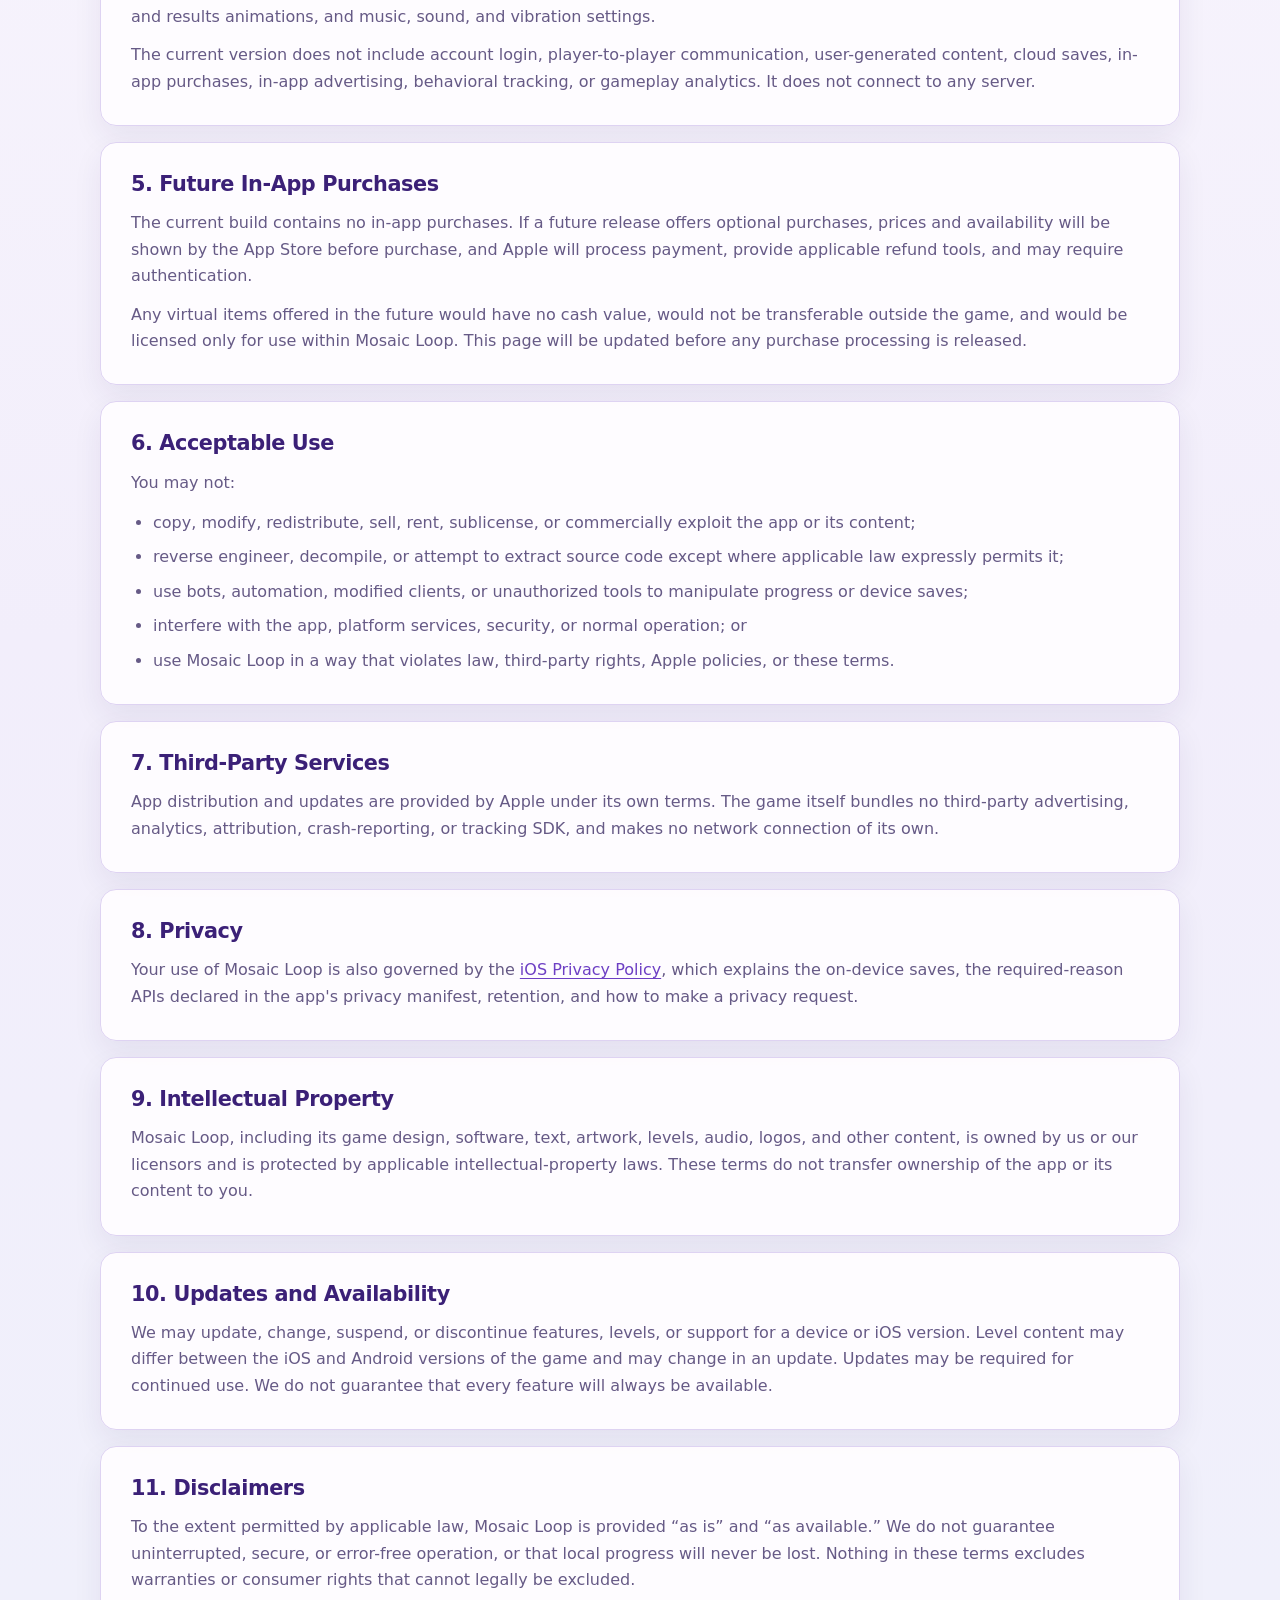
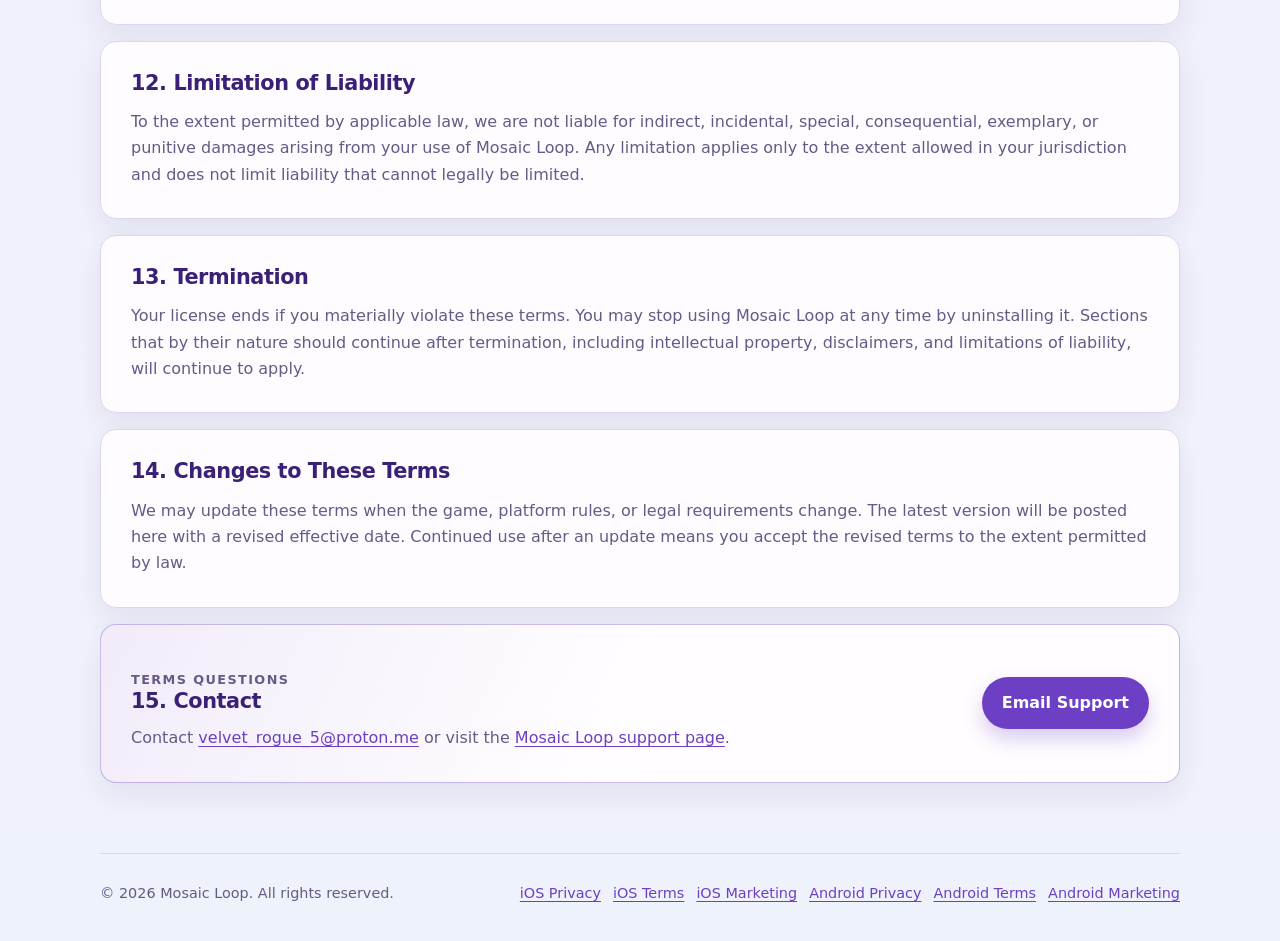
<file: terms-of-use.html>
<!doctype html>
<html lang="en">
<head>
  <meta charset="utf-8">
  <meta name="viewport" content="width=device-width, initial-scale=1">
  <meta name="robots" content="index,follow">
  <meta name="description" content="Terms of Use for Mosaic Loop on iOS, covering the license, local saves, and App Store terms.">
  <meta name="theme-color" content="#3b2077">
  <title>Terms of Use (iOS) | Mosaic Loop</title>
  <link rel="icon" href="assets/app-icon.png">
  <link rel="apple-touch-icon" href="assets/app-icon.png">
  <link rel="stylesheet" href="assets/styles.css">
</head>
<body>
  <header class="site-header">
    <nav class="top-nav" aria-label="Page navigation">
      <a class="brand" href="index.html" aria-label="Mosaic Loop home">
        <img src="assets/app-icon.png" alt="" width="44" height="44">
        <span>Mosaic Loop</span>
      </a>
      <div class="nav-links">
        <a href="index.html">Home</a>
        <a href="privacy.html">Privacy</a>
        <a href="support/">Support</a>
      </div>
    </nav>
  </header>

  <main>
    <section class="hero">
      <div class="hero-copy">
        <p class="eyebrow">Terms of Use · iOS</p>
        <h1>Mosaic Loop iOS Terms</h1>
        <p class="lead">
          These terms govern your use of Mosaic Loop on iOS. By downloading or using the game, you agree to these
          terms and to any mandatory terms that apply through Apple's App Store.
        </p>
        <p class="updated">Effective date: August 19, 2026</p>
        <div class="platform-switcher" aria-label="Choose a platform">
          <span>Platform</span>
          <a href="terms-of-use.html" aria-current="page">iOS</a>
          <a href="android/terms-of-use.html">Android</a>
        </div>
        <nav class="document-nav" aria-label="iOS documents">
          <a href="privacy.html">Privacy</a>
          <a href="terms-of-use.html" aria-current="page">Terms of Use</a>
          <a href="marketing.html">Marketing Copy</a>
        </nav>
      </div>
      <aside class="hero-badge" aria-label="Terms summary">
        <img src="assets/app-icon.png" alt="Mosaic Loop app icon" width="136" height="136">
        <div>
          <strong>Personal entertainment license</strong>
          <span>Play without an account. Progress stays on your device, and the current build sells nothing.</span>
        </div>
      </aside>
    </section>

    <section class="summary-grid" aria-label="Terms at a glance">
      <article>
        <span class="card-number" aria-hidden="true">01</span>
        <h2>No Account</h2>
        <p>The current iOS version does not require an account or player login.</p>
      </article>
      <article>
        <span class="card-number" aria-hidden="true">02</span>
        <h2>Local Progress</h2>
        <p>Progress is stored on your device and is lost if you delete the app.</p>
      </article>
      <article>
        <span class="card-number" aria-hidden="true">03</span>
        <h2>No Purchases</h2>
        <p>The current build contains no in-app purchases and no purchase processing code.</p>
      </article>
    </section>

    <section class="policy" aria-label="Terms of use details">
      <article class="policy-section">
        <h2>1. License</h2>
        <p>
          Mosaic Loop is licensed, not sold. Subject to these terms and applicable Apple terms, we grant you a limited,
          personal, non-exclusive, non-transferable, revocable license to install and use the iOS app for
          non-commercial entertainment on compatible Apple devices that you own or control.
        </p>
      </article>

      <article class="policy-section">
        <h2>2. App Store</h2>
        <p>
          Your download, installation, updates, and use of the App Store are also governed by Apple's applicable terms,
          including the <a href="https://www.apple.com/legal/internet-services/itunes/" rel="noopener noreferrer">Apple
          Media Services Terms and Conditions</a>. If these terms conflict with mandatory Apple terms, the Apple terms
          apply to the extent required.
        </p>
      </article>

      <article class="policy-section">
        <h2>3. No Account and Local Saves</h2>
        <p>
          The current iOS version does not require an account. Your level progress, the state of an unfinished board,
          the tutorial flag, and your music, sound, and vibration settings are stored locally on your device. Local
          progress may be lost if you uninstall the app, reset or replace your device, or if local data becomes
          unavailable. Mosaic Loop provides no cloud save and no cross-device restoration, and we cannot recover lost
          progress for you.
        </p>
      </article>

      <article class="policy-section">
        <h2>4. Current Features</h2>
        <p>
          Mosaic Loop is a single-player puzzle game. The current iOS version includes 30 mosaic levels in varied
          grid sizes, a first-level tutorial,
          grouped gem tapping, the conveyor loop with a capacity meter and overflow warning, board refills, a dead-end
          dialog that lets you restart the level or return to the level map, pinch-zoom and pan on the board from level
          two onward, completion and results animations, and music, sound, and vibration settings.
        </p>
        <p>
          The current version does not include account login, player-to-player communication, user-generated content,
          cloud saves, in-app purchases, in-app advertising, behavioral tracking, or gameplay analytics. It does not
          connect to any server.
        </p>
      </article>

      <article class="policy-section">
        <h2>5. Future In-App Purchases</h2>
        <p>
          The current build contains no in-app purchases. If a future release offers optional purchases, prices and
          availability will be shown by the App Store before purchase, and Apple will process payment, provide
          applicable refund tools, and may require authentication.
        </p>
        <p>
          Any virtual items offered in the future would have no cash value, would not be transferable outside the game,
          and would be licensed only for use within Mosaic Loop. This page will be updated before any purchase
          processing is released.
        </p>
      </article>

      <article class="policy-section">
        <h2>6. Acceptable Use</h2>
        <p>You may not:</p>
        <ul class="policy-list">
          <li>copy, modify, redistribute, sell, rent, sublicense, or commercially exploit the app or its content;</li>
          <li>reverse engineer, decompile, or attempt to extract source code except where applicable law expressly permits it;</li>
          <li>use bots, automation, modified clients, or unauthorized tools to manipulate progress or device saves;</li>
          <li>interfere with the app, platform services, security, or normal operation; or</li>
          <li>use Mosaic Loop in a way that violates law, third-party rights, Apple policies, or these terms.</li>
        </ul>
      </article>

      <article class="policy-section">
        <h2>7. Third-Party Services</h2>
        <p>
          App distribution and updates are provided by Apple under its own terms. The game itself bundles no
          third-party advertising, analytics, attribution, crash-reporting, or tracking SDK, and makes no network
          connection of its own.
        </p>
      </article>

      <article class="policy-section">
        <h2>8. Privacy</h2>
        <p>
          Your use of Mosaic Loop is also governed by the <a href="privacy.html">iOS Privacy Policy</a>, which explains
          the on-device saves, the required-reason APIs declared in the app's privacy manifest, retention, and how to
          make a privacy request.
        </p>
      </article>

      <article class="policy-section">
        <h2>9. Intellectual Property</h2>
        <p>
          Mosaic Loop, including its game design, software, text, artwork, levels, audio, logos, and other content, is
          owned by us or our licensors and is protected by applicable intellectual-property laws. These terms do not
          transfer ownership of the app or its content to you.
        </p>
      </article>

      <article class="policy-section">
        <h2>10. Updates and Availability</h2>
        <p>
          We may update, change, suspend, or discontinue features, levels, or support for a device or iOS version.
          Level content may differ between the iOS and Android versions of the game and may change in an update.
          Updates may be required for continued use. We do not guarantee that every feature will always be available.
        </p>
      </article>

      <article class="policy-section">
        <h2>11. Disclaimers</h2>
        <p>
          To the extent permitted by applicable law, Mosaic Loop is provided &ldquo;as is&rdquo; and &ldquo;as
          available.&rdquo; We do not guarantee uninterrupted, secure, or error-free operation, or that local progress
          will never be lost. Nothing in these terms excludes warranties or consumer rights that cannot legally be
          excluded.
        </p>
      </article>

      <article class="policy-section">
        <h2>12. Limitation of Liability</h2>
        <p>
          To the extent permitted by applicable law, we are not liable for indirect, incidental, special,
          consequential, exemplary, or punitive damages arising from your use of Mosaic Loop. Any limitation applies
          only to the extent allowed in your jurisdiction and does not limit liability that cannot legally be limited.
        </p>
      </article>

      <article class="policy-section">
        <h2>13. Termination</h2>
        <p>
          Your license ends if you materially violate these terms. You may stop using Mosaic Loop at any time by
          uninstalling it. Sections that by their nature should continue after termination, including intellectual
          property, disclaimers, and limitations of liability, will continue to apply.
        </p>
      </article>

      <article class="policy-section">
        <h2>14. Changes to These Terms</h2>
        <p>
          We may update these terms when the game, platform rules, or legal requirements change. The latest version
          will be posted here with a revised effective date. Continued use after an update means you accept the revised
          terms to the extent permitted by law.
        </p>
      </article>

      <article class="policy-section contact-panel">
        <div>
          <p class="eyebrow">Terms questions</p>
          <h2>15. Contact</h2>
          <p>
            Contact <a href="mailto:velvet_rogue_5@proton.me">velvet_rogue_5@proton.me</a> or visit the
            <a href="support/">Mosaic Loop support page</a>.
          </p>
        </div>
        <a class="contact-button" href="mailto:velvet_rogue_5@proton.me?subject=Mosaic%20Loop%20iOS%20Terms%20Question">Email Support</a>
      </article>
    </section>
  </main>

  <footer class="site-footer">
    <p>&copy; 2026 Mosaic Loop. All rights reserved.</p>
    <nav class="footer-links" aria-label="Legal documents">
      <a href="privacy.html">iOS Privacy</a>
      <a href="terms-of-use.html">iOS Terms</a>
      <a href="marketing.html">iOS Marketing</a>
      <a href="android/privacy.html">Android Privacy</a>
      <a href="android/terms-of-use.html">Android Terms</a>
      <a href="android/marketing.html">Android Marketing</a>
    </nav>
  </footer>
</body>
</html>
</file>
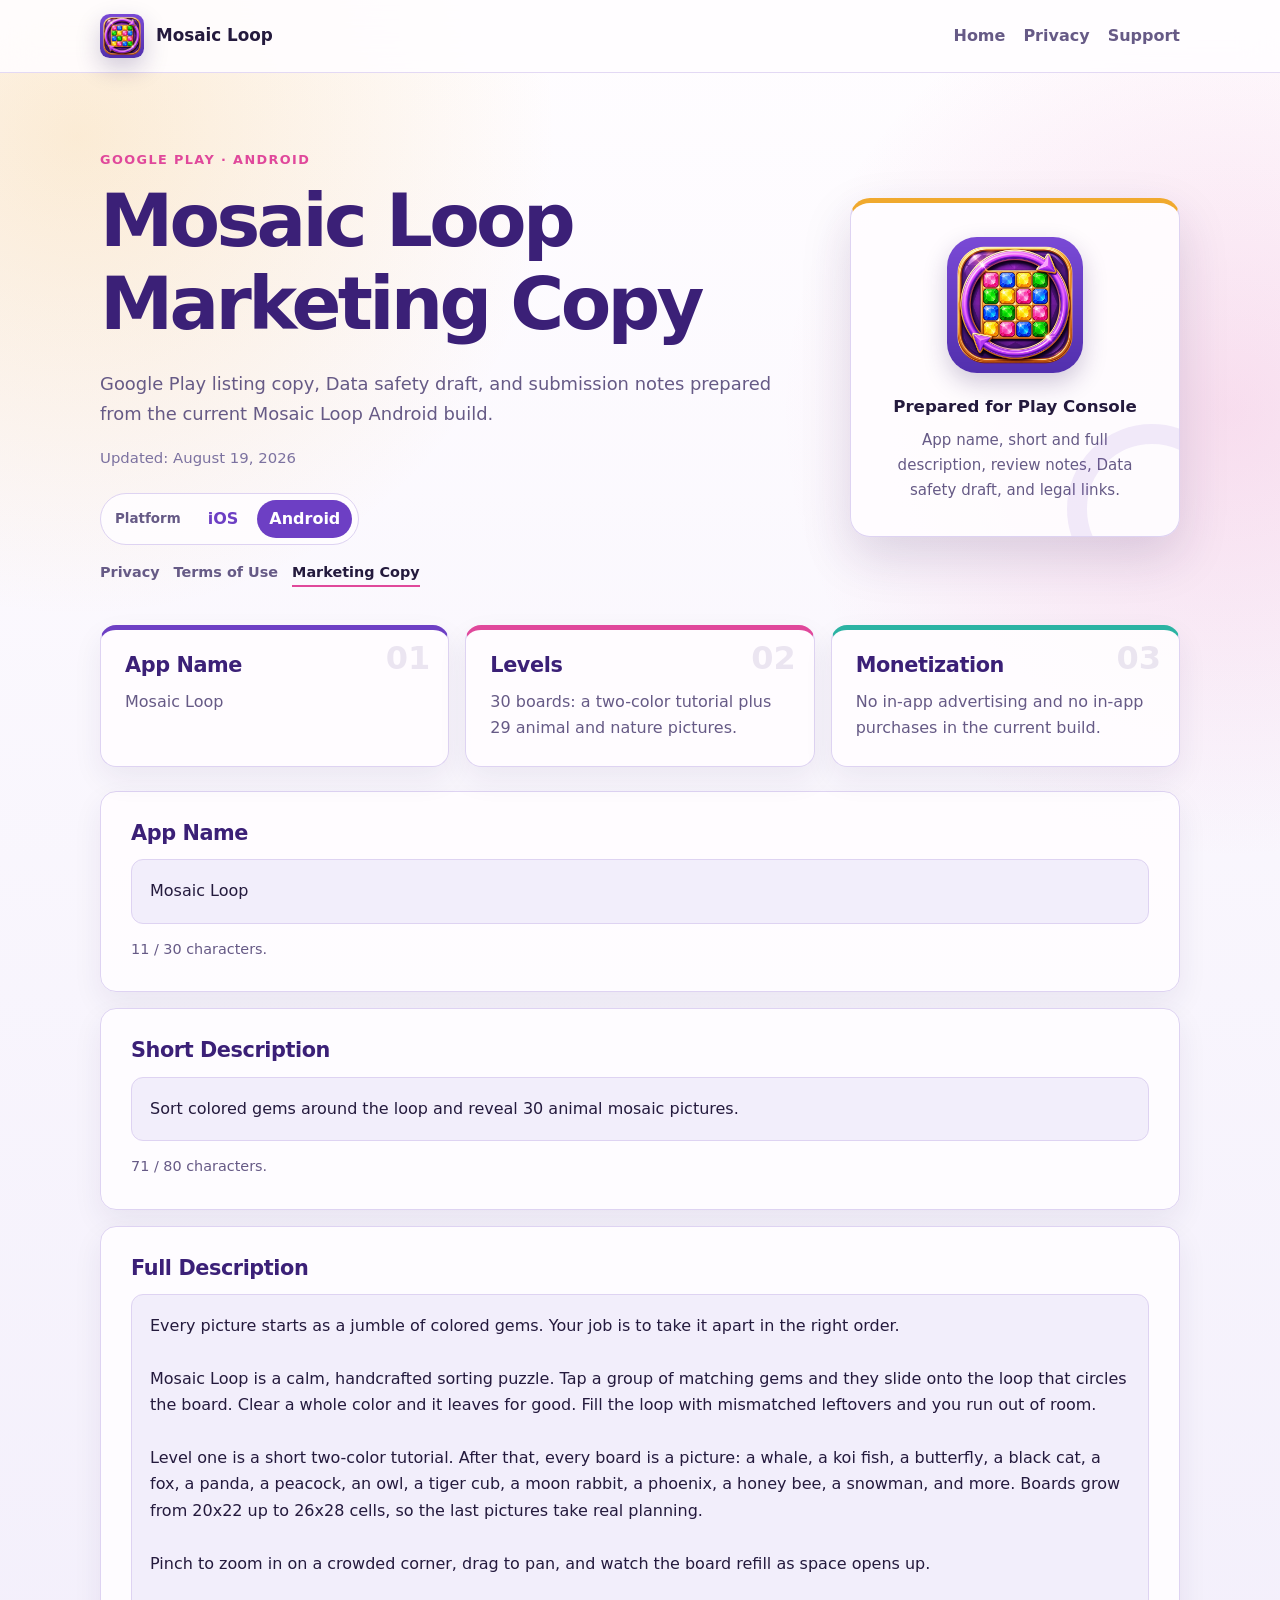
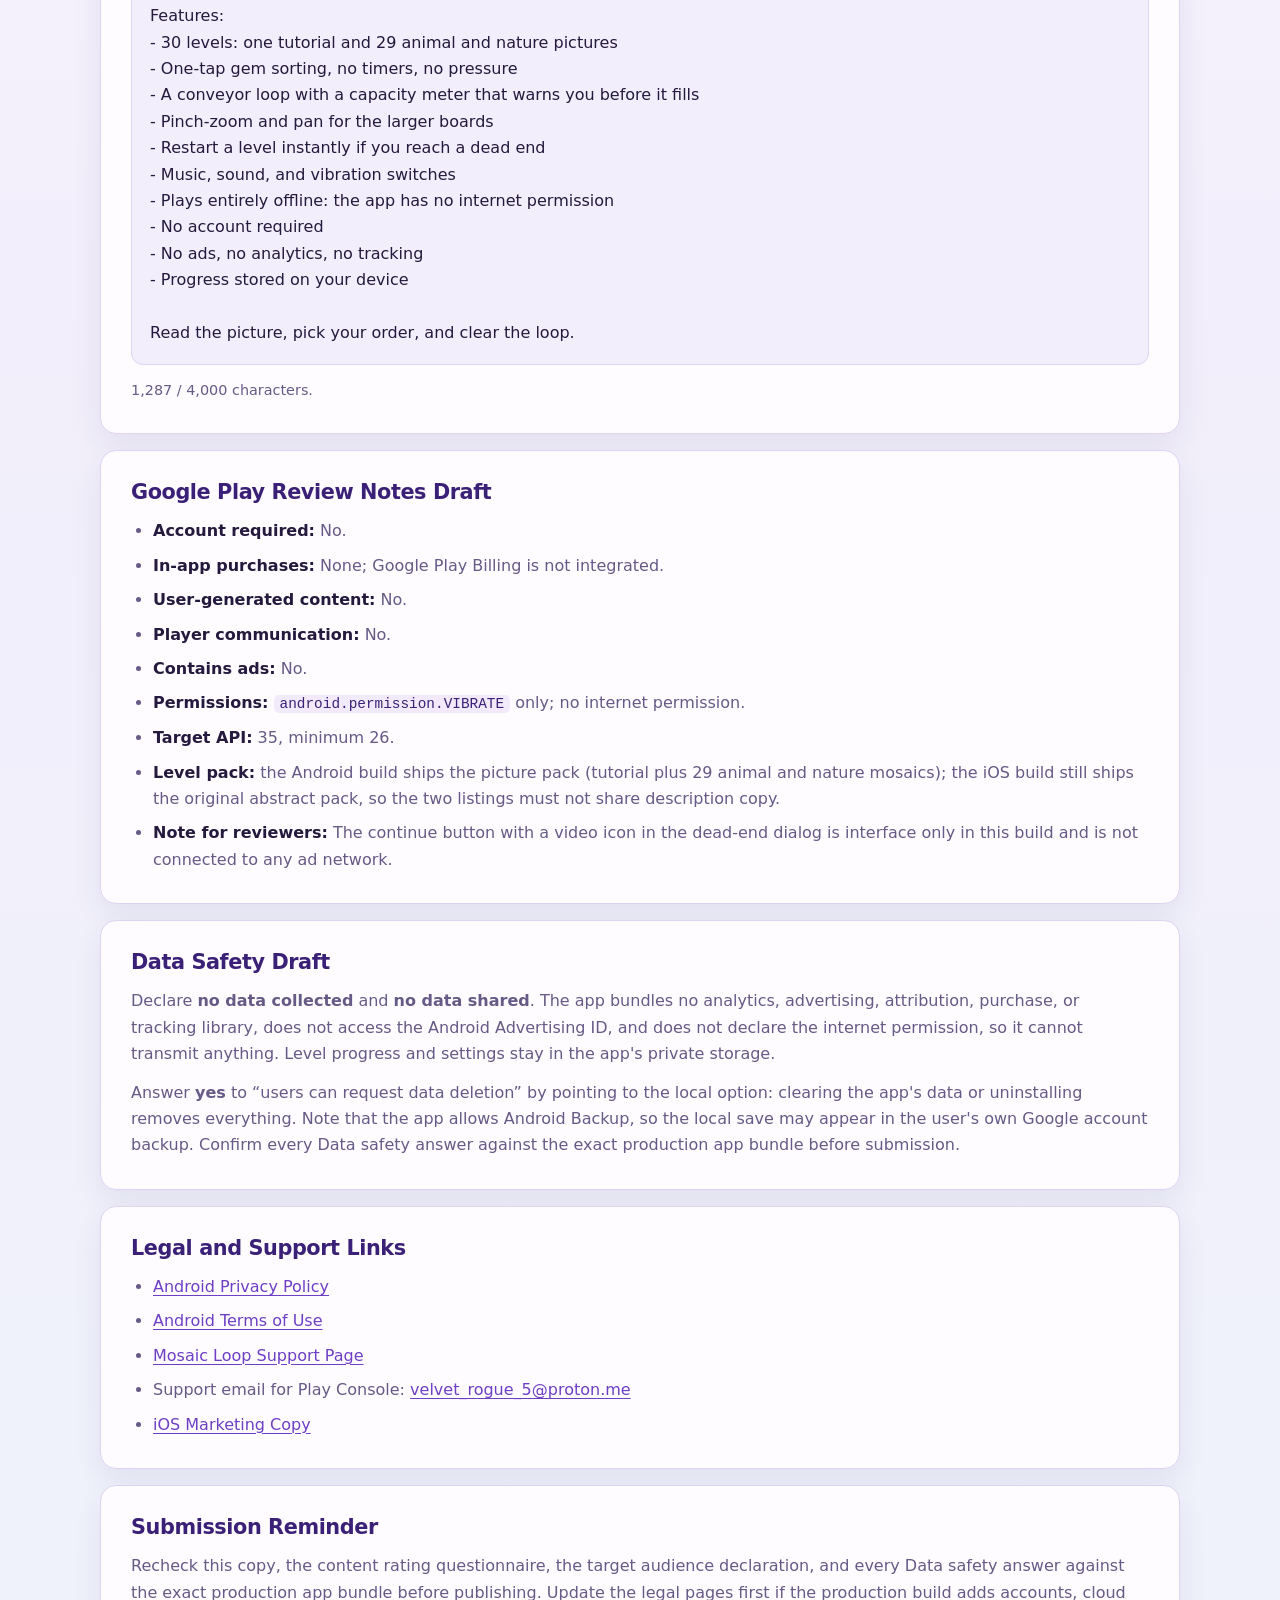
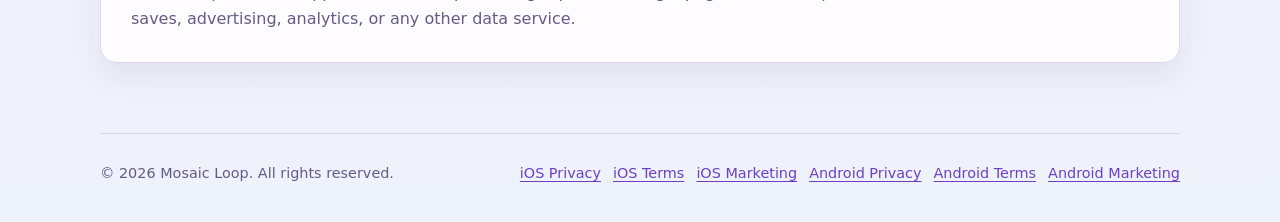
<file: android/marketing.html>
<!doctype html>
<html lang="en">
<head>
  <meta charset="utf-8">
  <meta name="viewport" content="width=device-width, initial-scale=1">
  <meta name="robots" content="index,follow">
  <meta name="description" content="Google Play marketing copy, Data safety draft, and Android submission notes for Mosaic Loop.">
  <meta name="theme-color" content="#3b2077">
  <title>Android Marketing Copy | Mosaic Loop</title>
  <link rel="icon" href="../assets/app-icon.png">
  <link rel="apple-touch-icon" href="../assets/app-icon.png">
  <link rel="stylesheet" href="../assets/styles.css">
</head>
<body>
  <header class="site-header">
    <nav class="top-nav" aria-label="Page navigation">
      <a class="brand" href="../index.html" aria-label="Mosaic Loop home">
        <img src="../assets/app-icon.png" alt="" width="44" height="44">
        <span>Mosaic Loop</span>
      </a>
      <div class="nav-links">
        <a href="../index.html">Home</a>
        <a href="privacy.html">Privacy</a>
        <a href="../support/">Support</a>
      </div>
    </nav>
  </header>

  <main>
    <section class="hero">
      <div class="hero-copy">
        <p class="eyebrow">Google Play · Android</p>
        <h1>Mosaic Loop Marketing Copy</h1>
        <p class="lead">Google Play listing copy, Data safety draft, and submission notes prepared from the current Mosaic Loop Android build.</p>
        <p class="updated">Updated: August 19, 2026</p>
        <div class="platform-switcher" aria-label="Choose a platform">
          <span>Platform</span>
          <a href="../marketing.html">iOS</a>
          <a href="marketing.html" aria-current="page">Android</a>
        </div>
        <nav class="document-nav" aria-label="Android documents">
          <a href="privacy.html">Privacy</a>
          <a href="terms-of-use.html">Terms of Use</a>
          <a href="marketing.html" aria-current="page">Marketing Copy</a>
        </nav>
      </div>
      <aside class="hero-badge" aria-label="Marketing summary">
        <img src="../assets/app-icon.png" alt="Mosaic Loop app icon" width="136" height="136">
        <div>
          <strong>Prepared for Play Console</strong>
          <span>App name, short and full description, review notes, Data safety draft, and legal links.</span>
        </div>
      </aside>
    </section>

    <section class="summary-grid" aria-label="Google Play listing summary">
      <article>
        <span class="card-number" aria-hidden="true">01</span>
        <h2>App Name</h2>
        <p>Mosaic Loop</p>
      </article>
      <article>
        <span class="card-number" aria-hidden="true">02</span>
        <h2>Levels</h2>
        <p>30 boards: a two-color tutorial plus 29 animal and nature pictures.</p>
      </article>
      <article>
        <span class="card-number" aria-hidden="true">03</span>
        <h2>Monetization</h2>
        <p>No in-app advertising and no in-app purchases in the current build.</p>
      </article>
    </section>

    <section class="policy" aria-label="Google Play copy">
      <article class="policy-section">
        <h2>App Name</h2>
        <pre id="app-name" class="copy-block">Mosaic Loop</pre>
        <p class="copy-note">11 / 30 characters.</p>
      </article>

      <article class="policy-section">
        <h2>Short Description</h2>
        <pre id="short-description" class="copy-block">Sort colored gems around the loop and reveal 30 animal mosaic pictures.</pre>
        <p class="copy-note">71 / 80 characters.</p>
      </article>

      <article class="policy-section">
        <h2>Full Description</h2>
        <pre id="full-description" class="copy-block">Every picture starts as a jumble of colored gems. Your job is to take it apart in the right order.

Mosaic Loop is a calm, handcrafted sorting puzzle. Tap a group of matching gems and they slide onto the loop that circles the board. Clear a whole color and it leaves for good. Fill the loop with mismatched leftovers and you run out of room.

Level one is a short two-color tutorial. After that, every board is a picture: a whale, a koi fish, a butterfly, a black cat, a fox, a panda, a peacock, an owl, a tiger cub, a moon rabbit, a phoenix, a honey bee, a snowman, and more. Boards grow from 20x22 up to 26x28 cells, so the last pictures take real planning.

Pinch to zoom in on a crowded corner, drag to pan, and watch the board refill as space opens up.

Features:
- 30 levels: one tutorial and 29 animal and nature pictures
- One-tap gem sorting, no timers, no pressure
- A conveyor loop with a capacity meter that warns you before it fills
- Pinch-zoom and pan for the larger boards
- Restart a level instantly if you reach a dead end
- Music, sound, and vibration switches
- Plays entirely offline: the app has no internet permission
- No account required
- No ads, no analytics, no tracking
- Progress stored on your device

Read the picture, pick your order, and clear the loop.</pre>
        <p class="copy-note">1,287 / 4,000 characters.</p>
      </article>

      <article class="policy-section">
        <h2>Google Play Review Notes Draft</h2>
        <ul class="policy-list">
          <li><strong>Account required:</strong> No.</li>
          <li><strong>In-app purchases:</strong> None; Google Play Billing is not integrated.</li>
          <li><strong>User-generated content:</strong> No.</li>
          <li><strong>Player communication:</strong> No.</li>
          <li><strong>Contains ads:</strong> No.</li>
          <li><strong>Permissions:</strong> <code>android.permission.VIBRATE</code> only; no internet permission.</li>
          <li><strong>Target API:</strong> 35, minimum 26.</li>
          <li><strong>Level pack:</strong> the Android build ships the picture pack (tutorial plus 29 animal and nature mosaics); the iOS build still ships the original abstract pack, so the two listings must not share description copy.</li>
          <li><strong>Note for reviewers:</strong> The continue button with a video icon in the dead-end dialog is interface only in this build and is not connected to any ad network.</li>
        </ul>
      </article>

      <article class="policy-section">
        <h2>Data Safety Draft</h2>
        <p>
          Declare <strong>no data collected</strong> and <strong>no data shared</strong>. The app bundles no analytics,
          advertising, attribution, purchase, or tracking library, does not access the Android Advertising ID, and does
          not declare the internet permission, so it cannot transmit anything. Level progress and settings stay in the
          app's private storage.
        </p>
        <p>
          Answer <strong>yes</strong> to &ldquo;users can request data deletion&rdquo; by pointing to the local option:
          clearing the app's data or uninstalling removes everything. Note that the app allows Android Backup, so the
          local save may appear in the user's own Google account backup. Confirm every Data safety answer against the
          exact production app bundle before submission.
        </p>
      </article>

      <article class="policy-section">
        <h2>Legal and Support Links</h2>
        <ul class="policy-list">
          <li><a href="privacy.html">Android Privacy Policy</a></li>
          <li><a href="terms-of-use.html">Android Terms of Use</a></li>
          <li><a href="../support/">Mosaic Loop Support Page</a></li>
          <li>Support email for Play Console: <a href="mailto:velvet_rogue_5@proton.me">velvet_rogue_5@proton.me</a></li>
          <li><a href="../marketing.html">iOS Marketing Copy</a></li>
        </ul>
      </article>

      <article class="policy-section">
        <h2>Submission Reminder</h2>
        <p>
          Recheck this copy, the content rating questionnaire, the target audience declaration, and every Data safety
          answer against the exact production app bundle before publishing. Update the legal pages first if the
          production build adds accounts, cloud saves, advertising, analytics, or any other data service.
        </p>
      </article>
    </section>
  </main>

  <footer class="site-footer">
    <p>&copy; 2026 Mosaic Loop. All rights reserved.</p>
    <nav class="footer-links" aria-label="Legal documents">
      <a href="../privacy.html">iOS Privacy</a>
      <a href="../terms-of-use.html">iOS Terms</a>
      <a href="../marketing.html">iOS Marketing</a>
      <a href="privacy.html">Android Privacy</a>
      <a href="terms-of-use.html">Android Terms</a>
      <a href="marketing.html">Android Marketing</a>
    </nav>
  </footer>
</body>
</html>
</file>
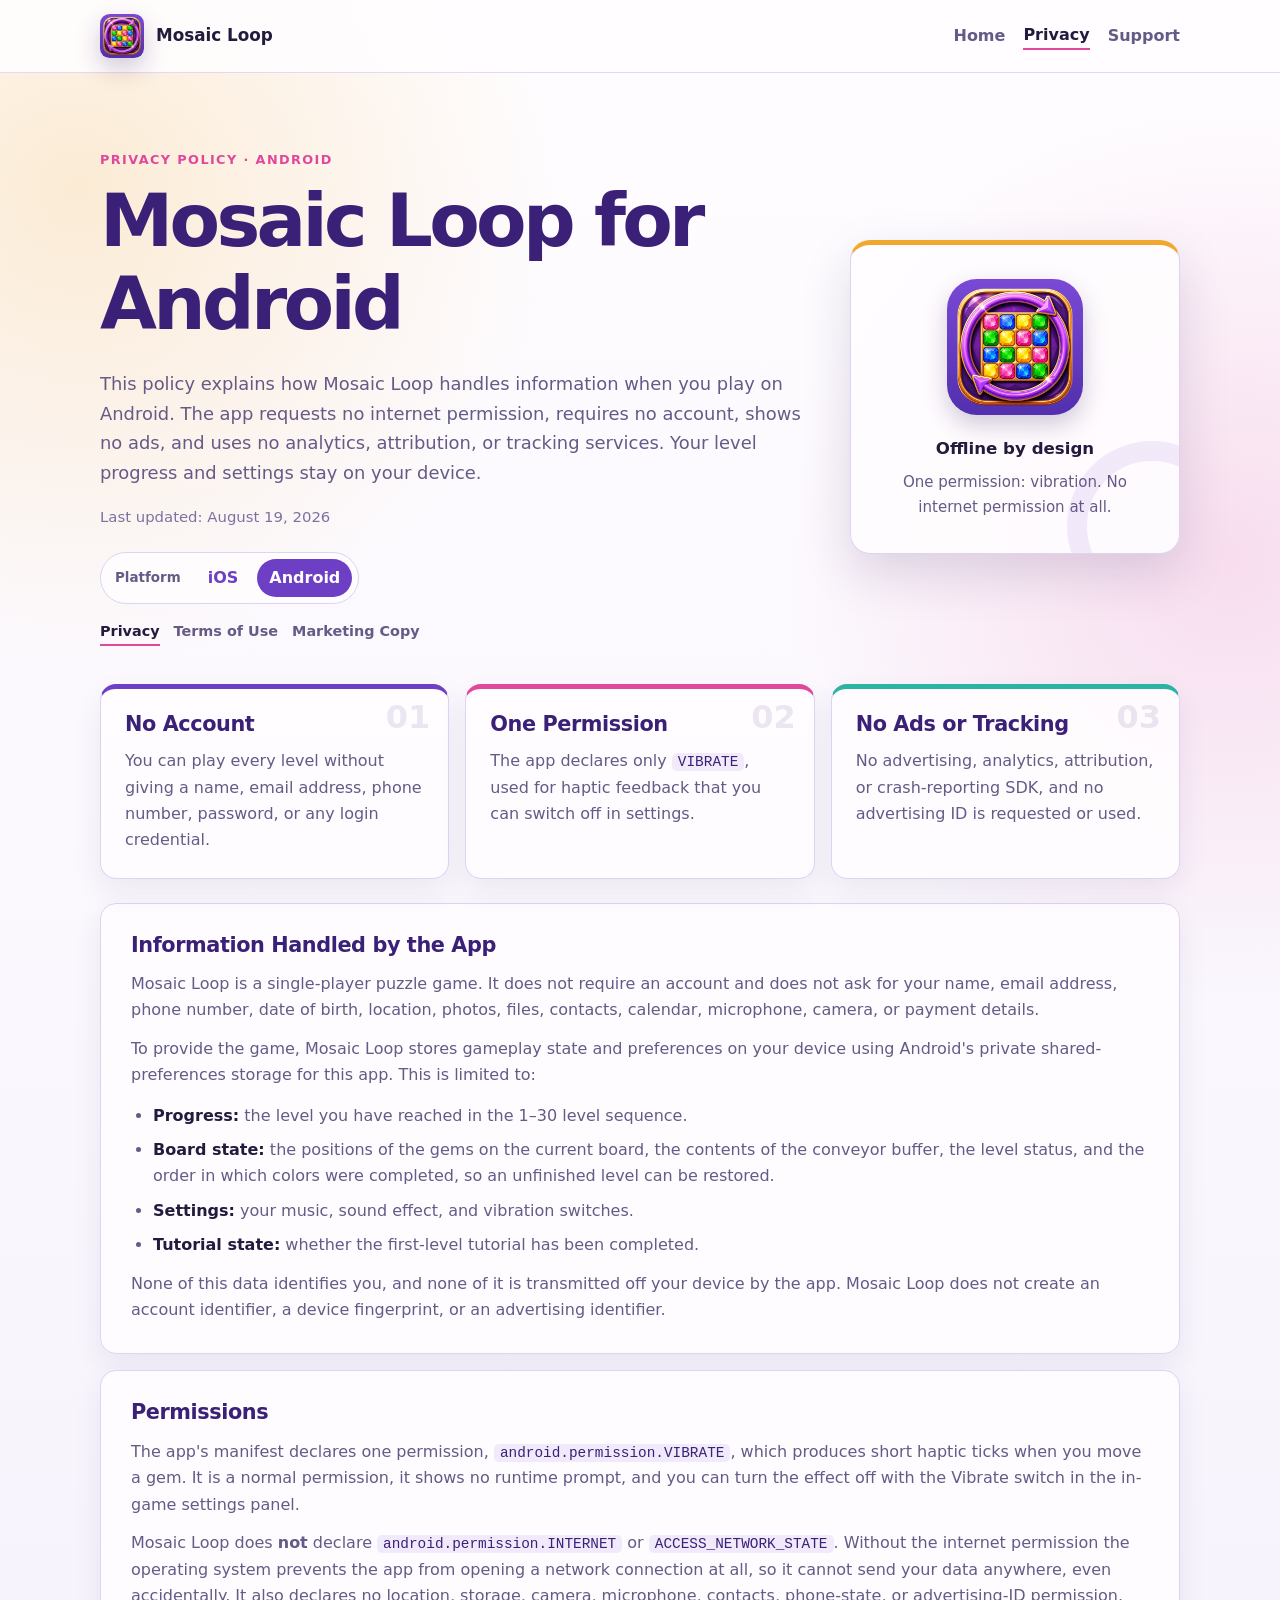
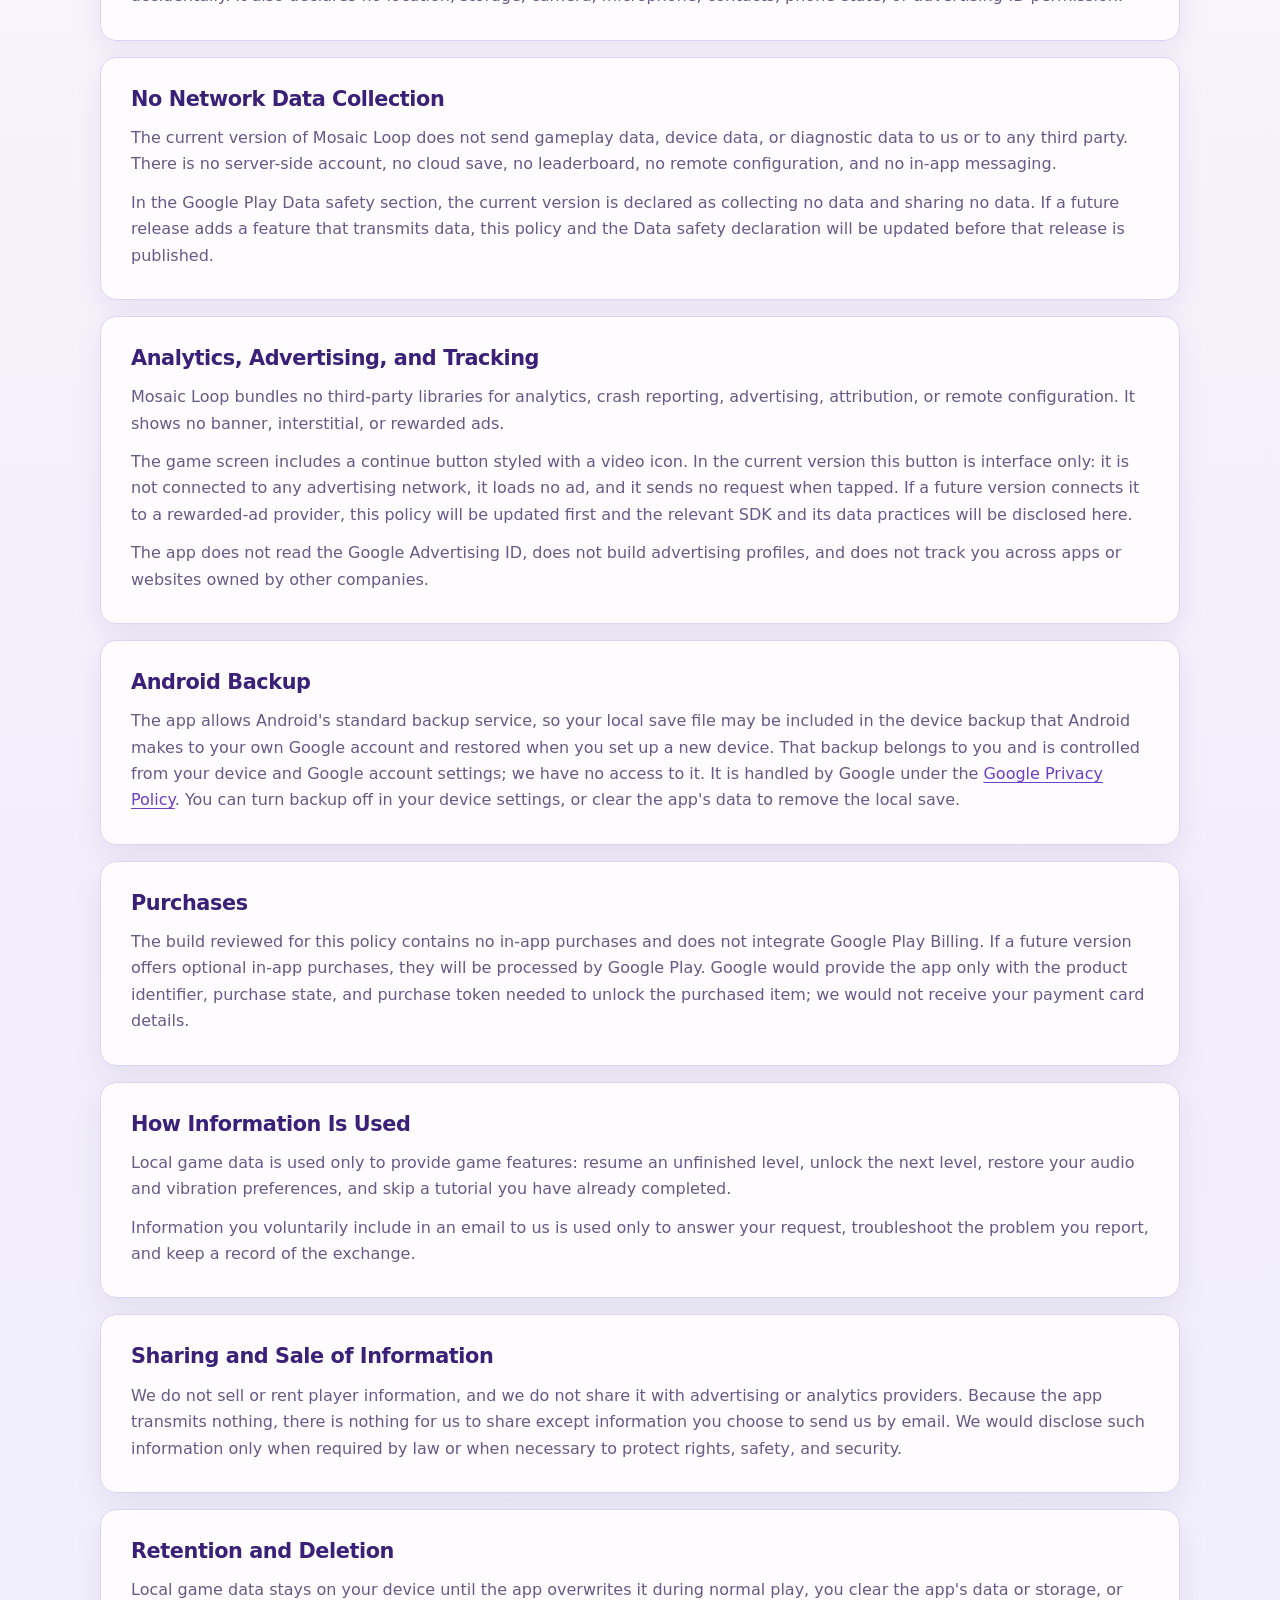
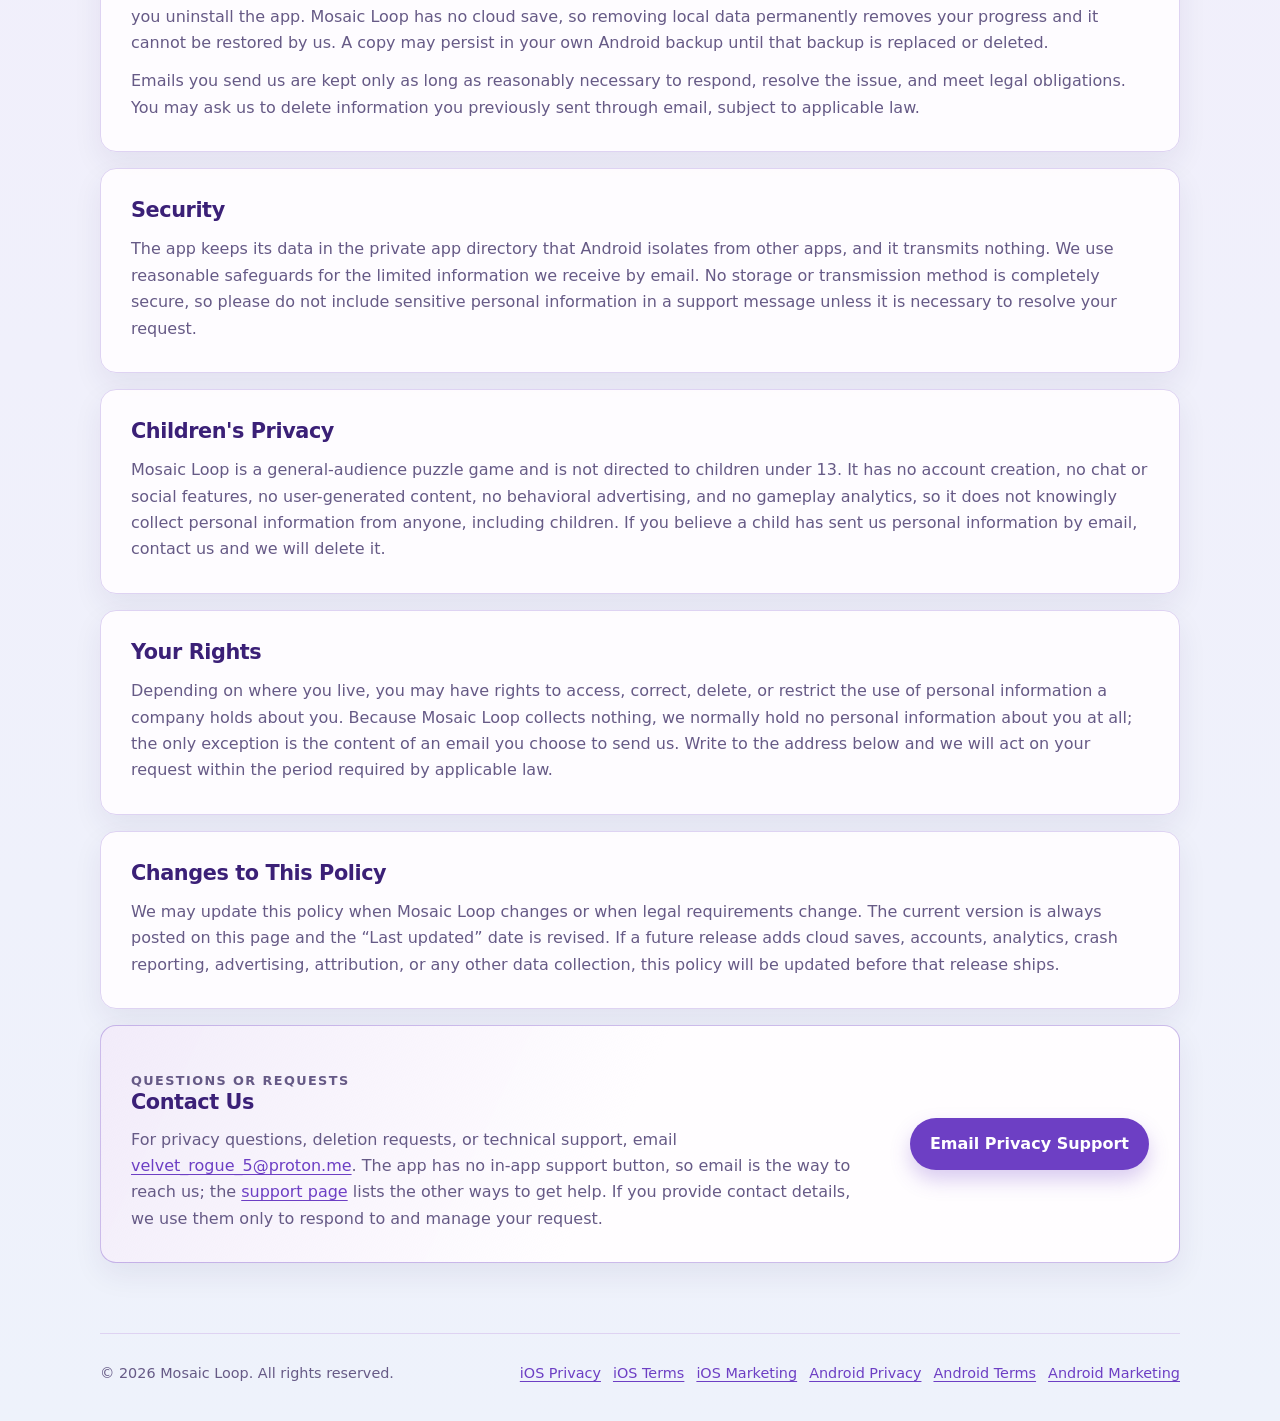
<file: android/privacy.html>
<!doctype html>
<html lang="en">
<head>
  <meta charset="utf-8">
  <meta name="viewport" content="width=device-width, initial-scale=1">
  <meta name="robots" content="index,follow">
  <meta name="description" content="Privacy Policy for Mosaic Loop on Android: no account, no internet permission, on-device saves only, no ads, no analytics, and no advertising ID.">
  <meta name="theme-color" content="#3b2077">
  <title>Privacy Policy (Android) | Mosaic Loop</title>
  <link rel="icon" href="../assets/app-icon.png">
  <link rel="apple-touch-icon" href="../assets/app-icon.png">
  <link rel="stylesheet" href="../assets/styles.css">
</head>
<body>
  <header class="site-header">
    <nav class="top-nav" aria-label="Page navigation">
      <a class="brand" href="../index.html" aria-label="Mosaic Loop home">
        <img src="../assets/app-icon.png" alt="" width="44" height="44">
        <span>Mosaic Loop</span>
      </a>
      <div class="nav-links">
        <a href="../index.html">Home</a>
        <a href="privacy.html" aria-current="page">Privacy</a>
        <a href="../support/">Support</a>
      </div>
    </nav>
  </header>

  <main id="privacy">
    <section class="hero">
      <div class="hero-copy">
        <p class="eyebrow">Privacy Policy · Android</p>
        <h1>Mosaic Loop for Android</h1>
        <p class="lead">
          This policy explains how Mosaic Loop handles information when you play on Android. The app requests no
          internet permission, requires no account, shows no ads, and uses no analytics, attribution, or tracking
          services. Your level progress and settings stay on your device.
        </p>
        <p class="updated">Last updated: August 19, 2026</p>
        <div class="platform-switcher" aria-label="Choose a platform privacy policy">
          <span>Platform</span>
          <a href="../privacy.html">iOS</a>
          <a href="privacy.html" aria-current="page">Android</a>
        </div>
        <nav class="document-nav" aria-label="Android documents">
          <a href="privacy.html" aria-current="page">Privacy</a>
          <a href="terms-of-use.html">Terms of Use</a>
          <a href="marketing.html">Marketing Copy</a>
        </nav>
      </div>

      <aside class="hero-badge" aria-label="Privacy summary">
        <img src="../assets/app-icon.png" alt="Mosaic Loop app icon" width="136" height="136">
        <div>
          <strong>Offline by design</strong>
          <span>One permission: vibration. No internet permission at all.</span>
        </div>
      </aside>
    </section>

    <section class="summary-grid" aria-label="Privacy at a glance">
      <article>
        <span class="card-number" aria-hidden="true">01</span>
        <h2>No Account</h2>
        <p>You can play every level without giving a name, email address, phone number, password, or any login credential.</p>
      </article>
      <article>
        <span class="card-number" aria-hidden="true">02</span>
        <h2>One Permission</h2>
        <p>The app declares only <code>VIBRATE</code>, used for haptic feedback that you can switch off in settings.</p>
      </article>
      <article>
        <span class="card-number" aria-hidden="true">03</span>
        <h2>No Ads or Tracking</h2>
        <p>No advertising, analytics, attribution, or crash-reporting SDK, and no advertising ID is requested or used.</p>
      </article>
    </section>

    <section class="policy" aria-label="Privacy policy details">
      <article class="policy-section">
        <h2>Information Handled by the App</h2>
        <p>
          Mosaic Loop is a single-player puzzle game. It does not require an account and does not ask for your name,
          email address, phone number, date of birth, location, photos, files, contacts, calendar, microphone, camera,
          or payment details.
        </p>
        <p>
          To provide the game, Mosaic Loop stores gameplay state and preferences on your device using Android's private
          shared-preferences storage for this app. This is limited to:
        </p>
        <ul class="policy-list">
          <li><strong>Progress:</strong> the level you have reached in the 1&ndash;30 level sequence.</li>
          <li><strong>Board state:</strong> the positions of the gems on the current board, the contents of the conveyor buffer, the level status, and the order in which colors were completed, so an unfinished level can be restored.</li>
          <li><strong>Settings:</strong> your music, sound effect, and vibration switches.</li>
          <li><strong>Tutorial state:</strong> whether the first-level tutorial has been completed.</li>
        </ul>
        <p>
          None of this data identifies you, and none of it is transmitted off your device by the app. Mosaic Loop does
          not create an account identifier, a device fingerprint, or an advertising identifier.
        </p>
      </article>

      <article class="policy-section">
        <h2>Permissions</h2>
        <p>
          The app's manifest declares one permission, <code>android.permission.VIBRATE</code>, which produces short
          haptic ticks when you move a gem. It is a normal permission, it shows no runtime prompt, and you can turn
          the effect off with the Vibrate switch in the in-game settings panel.
        </p>
        <p>
          Mosaic Loop does <strong>not</strong> declare <code>android.permission.INTERNET</code> or
          <code>ACCESS_NETWORK_STATE</code>. Without the internet permission the operating system prevents the app from
          opening a network connection at all, so it cannot send your data anywhere, even accidentally. It also
          declares no location, storage, camera, microphone, contacts, phone-state, or advertising-ID permission.
        </p>
      </article>

      <article class="policy-section">
        <h2>No Network Data Collection</h2>
        <p>
          The current version of Mosaic Loop does not send gameplay data, device data, or diagnostic data to us or to
          any third party. There is no server-side account, no cloud save, no leaderboard, no remote configuration,
          and no in-app messaging.
        </p>
        <p>
          In the Google Play Data safety section, the current version is declared as collecting no data and sharing no
          data. If a future release adds a feature that transmits data, this policy and the Data safety declaration
          will be updated before that release is published.
        </p>
      </article>

      <article class="policy-section">
        <h2>Analytics, Advertising, and Tracking</h2>
        <p>
          Mosaic Loop bundles no third-party libraries for analytics, crash reporting, advertising, attribution, or
          remote configuration. It shows no banner, interstitial, or rewarded ads.
        </p>
        <p>
          The game screen includes a continue button styled with a video icon. In the current version this button is
          interface only: it is not connected to any advertising network, it loads no ad, and it sends no request when
          tapped. If a future version connects it to a rewarded-ad provider, this policy will be updated first and the
          relevant SDK and its data practices will be disclosed here.
        </p>
        <p>
          The app does not read the Google Advertising ID, does not build advertising profiles, and does not track you
          across apps or websites owned by other companies.
        </p>
      </article>

      <article class="policy-section">
        <h2>Android Backup</h2>
        <p>
          The app allows Android's standard backup service, so your local save file may be included in the device
          backup that Android makes to your own Google account and restored when you set up a new device. That backup
          belongs to you and is controlled from your device and Google account settings; we have no access to it. It is
          handled by Google under the <a href="https://policies.google.com/privacy" rel="noopener noreferrer">Google Privacy Policy</a>.
          You can turn backup off in your device settings, or clear the app's data to remove the local save.
        </p>
      </article>

      <article class="policy-section">
        <h2>Purchases</h2>
        <p>
          The build reviewed for this policy contains no in-app purchases and does not integrate Google Play Billing.
          If a future version offers optional in-app purchases, they will be processed by Google Play. Google would
          provide the app only with the product identifier, purchase state, and purchase token needed to unlock the
          purchased item; we would not receive your payment card details.
        </p>
      </article>

      <article class="policy-section">
        <h2>How Information Is Used</h2>
        <p>
          Local game data is used only to provide game features: resume an unfinished level, unlock the next level,
          restore your audio and vibration preferences, and skip a tutorial you have already completed.
        </p>
        <p>
          Information you voluntarily include in an email to us is used only to answer your request, troubleshoot the
          problem you report, and keep a record of the exchange.
        </p>
      </article>

      <article class="policy-section">
        <h2>Sharing and Sale of Information</h2>
        <p>
          We do not sell or rent player information, and we do not share it with advertising or analytics providers.
          Because the app transmits nothing, there is nothing for us to share except information you choose to send us
          by email. We would disclose such information only when required by law or when necessary to protect rights,
          safety, and security.
        </p>
      </article>

      <article class="policy-section">
        <h2>Retention and Deletion</h2>
        <p>
          Local game data stays on your device until the app overwrites it during normal play, you clear the app's
          data or storage, or you uninstall the app. Mosaic Loop has no cloud save, so removing local data permanently
          removes your progress and it cannot be restored by us. A copy may persist in your own Android backup until
          that backup is replaced or deleted.
        </p>
        <p>
          Emails you send us are kept only as long as reasonably necessary to respond, resolve the issue, and meet
          legal obligations. You may ask us to delete information you previously sent through email, subject to
          applicable law.
        </p>
      </article>

      <article class="policy-section">
        <h2>Security</h2>
        <p>
          The app keeps its data in the private app directory that Android isolates from other apps, and it transmits
          nothing. We use reasonable safeguards for the limited information we receive by email. No storage or
          transmission method is completely secure, so please do not include sensitive personal information in a
          support message unless it is necessary to resolve your request.
        </p>
      </article>

      <article class="policy-section">
        <h2>Children's Privacy</h2>
        <p>
          Mosaic Loop is a general-audience puzzle game and is not directed to children under 13. It has no account
          creation, no chat or social features, no user-generated content, no behavioral advertising, and no gameplay
          analytics, so it does not knowingly collect personal information from anyone, including children. If you
          believe a child has sent us personal information by email, contact us and we will delete it.
        </p>
      </article>

      <article class="policy-section">
        <h2>Your Rights</h2>
        <p>
          Depending on where you live, you may have rights to access, correct, delete, or restrict the use of personal
          information a company holds about you. Because Mosaic Loop collects nothing, we normally hold no personal
          information about you at all; the only exception is the content of an email you choose to send us. Write to
          the address below and we will act on your request within the period required by applicable law.
        </p>
      </article>

      <article class="policy-section">
        <h2>Changes to This Policy</h2>
        <p>
          We may update this policy when Mosaic Loop changes or when legal requirements change. The current version is
          always posted on this page and the &ldquo;Last updated&rdquo; date is revised. If a future release adds cloud
          saves, accounts, analytics, crash reporting, advertising, attribution, or any other data collection, this
          policy will be updated before that release ships.
        </p>
      </article>

      <article id="contact" class="policy-section contact-panel">
        <div>
          <p class="eyebrow">Questions or requests</p>
          <h2>Contact Us</h2>
          <p>
            For privacy questions, deletion requests, or technical support, email
            <a href="mailto:velvet_rogue_5@proton.me">velvet_rogue_5@proton.me</a>. The app has no in-app support
            button, so email is the way to reach us; the <a href="../support/">support page</a> lists the other ways to
            get help. If you provide contact details, we use them only to respond to and manage your request.
          </p>
        </div>
        <a class="contact-button" href="mailto:velvet_rogue_5@proton.me?subject=Mosaic%20Loop%20Android%20Privacy%20Request">Email Privacy Support</a>
      </article>
    </section>
  </main>

  <footer class="site-footer">
    <p>&copy; 2026 Mosaic Loop. All rights reserved.</p>
    <nav class="footer-links" aria-label="Legal documents">
      <a href="../privacy.html">iOS Privacy</a>
      <a href="../terms-of-use.html">iOS Terms</a>
      <a href="../marketing.html">iOS Marketing</a>
      <a href="privacy.html">Android Privacy</a>
      <a href="terms-of-use.html">Android Terms</a>
      <a href="marketing.html">Android Marketing</a>
    </nav>
  </footer>
</body>
</html>
</file>
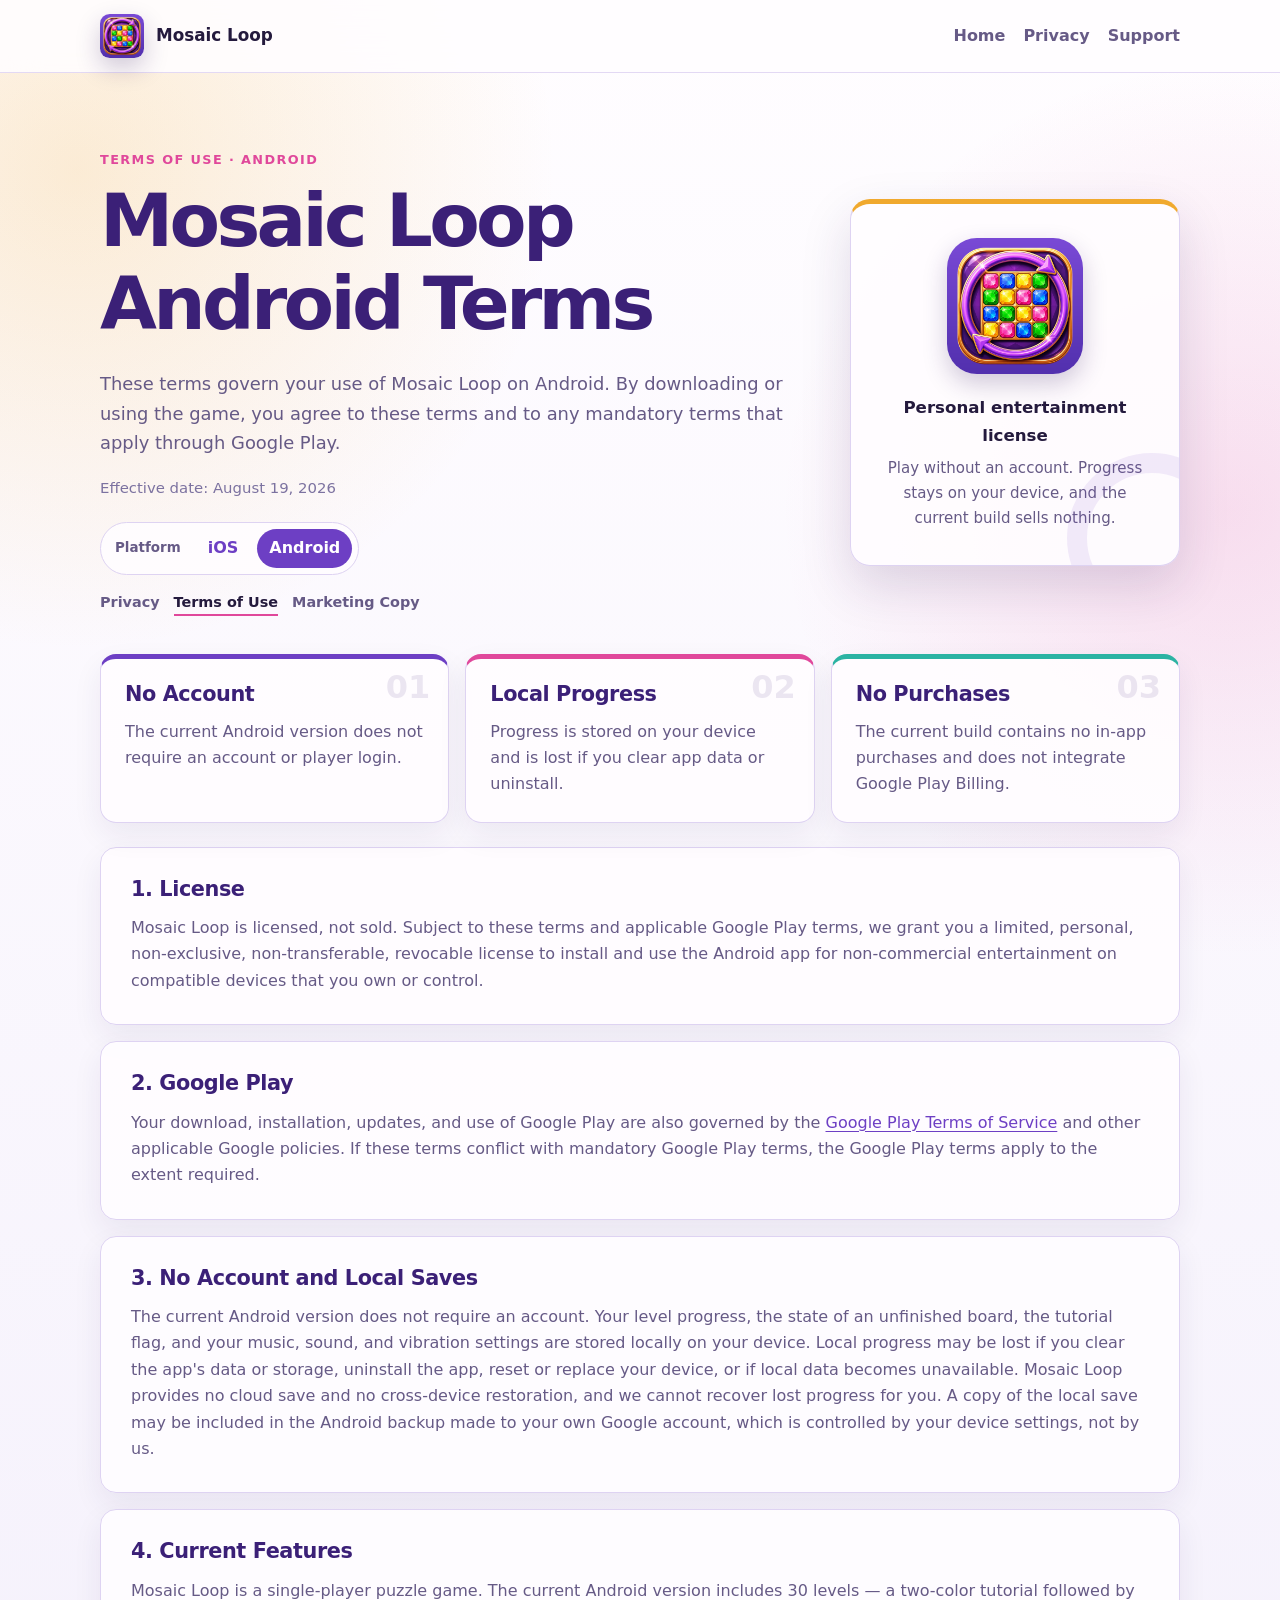
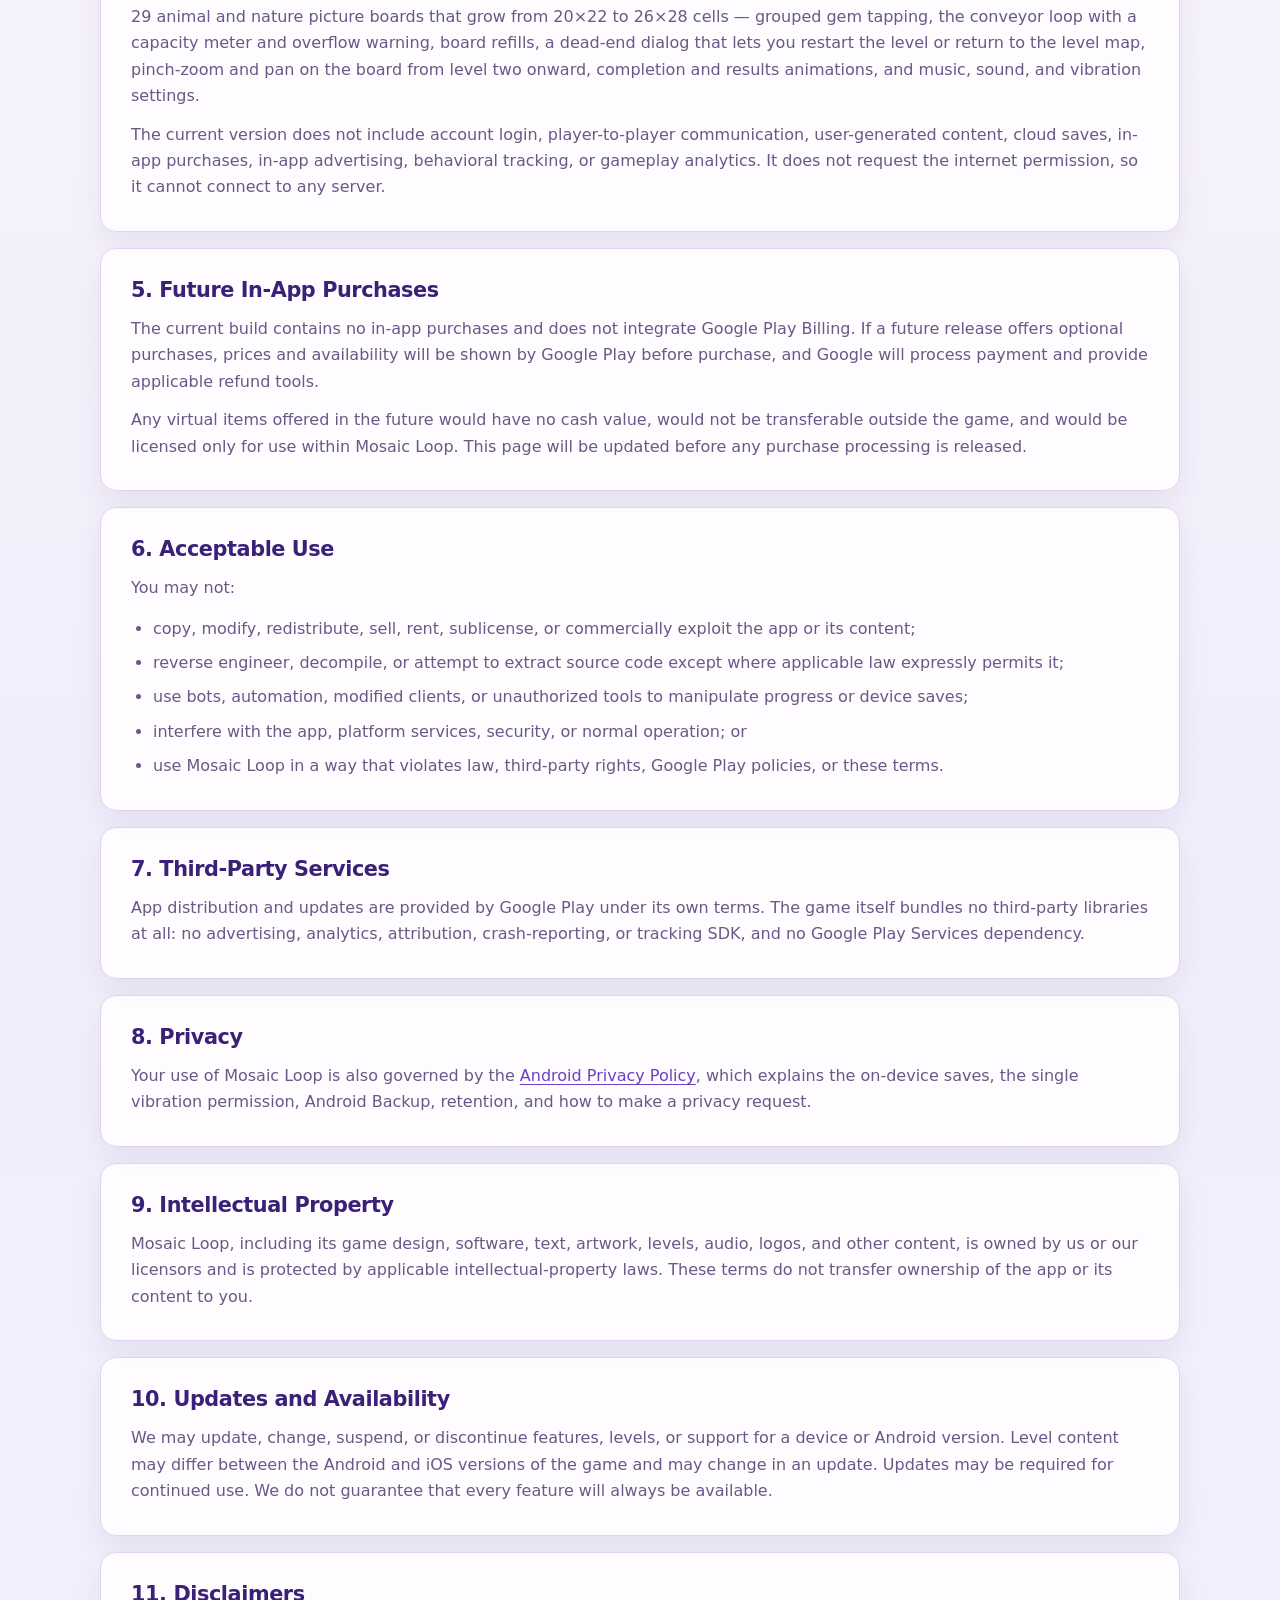
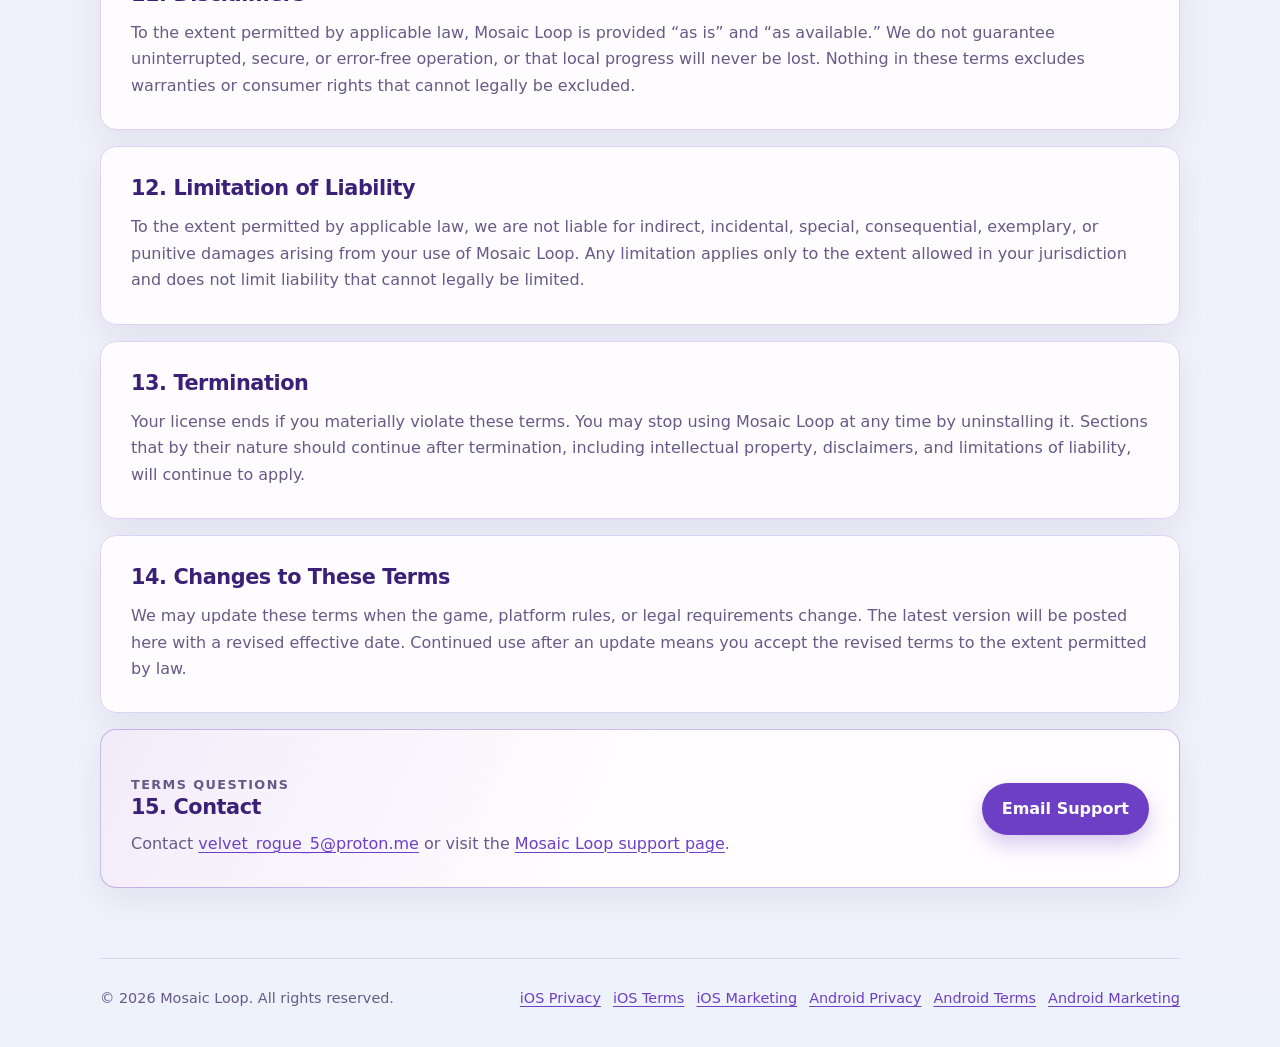
<file: android/terms-of-use.html>
<!doctype html>
<html lang="en">
<head>
  <meta charset="utf-8">
  <meta name="viewport" content="width=device-width, initial-scale=1">
  <meta name="robots" content="index,follow">
  <meta name="description" content="Terms of Use for Mosaic Loop on Android, covering the license, local saves, and Google Play terms.">
  <meta name="theme-color" content="#3b2077">
  <title>Terms of Use (Android) | Mosaic Loop</title>
  <link rel="icon" href="../assets/app-icon.png">
  <link rel="apple-touch-icon" href="../assets/app-icon.png">
  <link rel="stylesheet" href="../assets/styles.css">
</head>
<body>
  <header class="site-header">
    <nav class="top-nav" aria-label="Page navigation">
      <a class="brand" href="../index.html" aria-label="Mosaic Loop home">
        <img src="../assets/app-icon.png" alt="" width="44" height="44">
        <span>Mosaic Loop</span>
      </a>
      <div class="nav-links">
        <a href="../index.html">Home</a>
        <a href="privacy.html">Privacy</a>
        <a href="../support/">Support</a>
      </div>
    </nav>
  </header>

  <main>
    <section class="hero">
      <div class="hero-copy">
        <p class="eyebrow">Terms of Use · Android</p>
        <h1>Mosaic Loop Android Terms</h1>
        <p class="lead">
          These terms govern your use of Mosaic Loop on Android. By downloading or using the game, you agree to these
          terms and to any mandatory terms that apply through Google Play.
        </p>
        <p class="updated">Effective date: August 19, 2026</p>
        <div class="platform-switcher" aria-label="Choose a platform">
          <span>Platform</span>
          <a href="../terms-of-use.html">iOS</a>
          <a href="terms-of-use.html" aria-current="page">Android</a>
        </div>
        <nav class="document-nav" aria-label="Android documents">
          <a href="privacy.html">Privacy</a>
          <a href="terms-of-use.html" aria-current="page">Terms of Use</a>
          <a href="marketing.html">Marketing Copy</a>
        </nav>
      </div>
      <aside class="hero-badge" aria-label="Terms summary">
        <img src="../assets/app-icon.png" alt="Mosaic Loop app icon" width="136" height="136">
        <div>
          <strong>Personal entertainment license</strong>
          <span>Play without an account. Progress stays on your device, and the current build sells nothing.</span>
        </div>
      </aside>
    </section>

    <section class="summary-grid" aria-label="Terms at a glance">
      <article>
        <span class="card-number" aria-hidden="true">01</span>
        <h2>No Account</h2>
        <p>The current Android version does not require an account or player login.</p>
      </article>
      <article>
        <span class="card-number" aria-hidden="true">02</span>
        <h2>Local Progress</h2>
        <p>Progress is stored on your device and is lost if you clear app data or uninstall.</p>
      </article>
      <article>
        <span class="card-number" aria-hidden="true">03</span>
        <h2>No Purchases</h2>
        <p>The current build contains no in-app purchases and does not integrate Google Play Billing.</p>
      </article>
    </section>

    <section class="policy" aria-label="Terms of use details">
      <article class="policy-section">
        <h2>1. License</h2>
        <p>
          Mosaic Loop is licensed, not sold. Subject to these terms and applicable Google Play terms, we grant you a
          limited, personal, non-exclusive, non-transferable, revocable license to install and use the Android app for
          non-commercial entertainment on compatible devices that you own or control.
        </p>
      </article>

      <article class="policy-section">
        <h2>2. Google Play</h2>
        <p>
          Your download, installation, updates, and use of Google Play are also governed by the
          <a href="https://play.google.com/about/play-terms/" rel="noopener noreferrer">Google Play Terms of Service</a>
          and other applicable Google policies. If these terms conflict with mandatory Google Play terms, the Google
          Play terms apply to the extent required.
        </p>
      </article>

      <article class="policy-section">
        <h2>3. No Account and Local Saves</h2>
        <p>
          The current Android version does not require an account. Your level progress, the state of an unfinished
          board, the tutorial flag, and your music, sound, and vibration settings are stored locally on your device.
          Local progress may be lost if you clear the app's data or storage, uninstall the app, reset or replace your
          device, or if local data becomes unavailable. Mosaic Loop provides no cloud save and no cross-device
          restoration, and we cannot recover lost progress for you. A copy of the local save may be included in the
          Android backup made to your own Google account, which is controlled by your device settings, not by us.
        </p>
      </article>

      <article class="policy-section">
        <h2>4. Current Features</h2>
        <p>
          Mosaic Loop is a single-player puzzle game. The current Android version includes 30 levels &mdash; a
          two-color tutorial followed by 29 animal and nature picture boards that grow from 20&times;22 to 26&times;28
          cells &mdash; grouped gem tapping, the conveyor loop with a capacity meter and overflow warning, board
          refills, a dead-end dialog that lets you restart the level or return to the level map, pinch-zoom and pan on
          the board from level two onward, completion and results animations, and music, sound, and vibration
          settings.
        </p>
        <p>
          The current version does not include account login, player-to-player communication, user-generated content,
          cloud saves, in-app purchases, in-app advertising, behavioral tracking, or gameplay analytics. It does not
          request the internet permission, so it cannot connect to any server.
        </p>
      </article>

      <article class="policy-section">
        <h2>5. Future In-App Purchases</h2>
        <p>
          The current build contains no in-app purchases and does not integrate Google Play Billing. If a future
          release offers optional purchases, prices and availability will be shown by Google Play before purchase, and
          Google will process payment and provide applicable refund tools.
        </p>
        <p>
          Any virtual items offered in the future would have no cash value, would not be transferable outside the game,
          and would be licensed only for use within Mosaic Loop. This page will be updated before any purchase
          processing is released.
        </p>
      </article>

      <article class="policy-section">
        <h2>6. Acceptable Use</h2>
        <p>You may not:</p>
        <ul class="policy-list">
          <li>copy, modify, redistribute, sell, rent, sublicense, or commercially exploit the app or its content;</li>
          <li>reverse engineer, decompile, or attempt to extract source code except where applicable law expressly permits it;</li>
          <li>use bots, automation, modified clients, or unauthorized tools to manipulate progress or device saves;</li>
          <li>interfere with the app, platform services, security, or normal operation; or</li>
          <li>use Mosaic Loop in a way that violates law, third-party rights, Google Play policies, or these terms.</li>
        </ul>
      </article>

      <article class="policy-section">
        <h2>7. Third-Party Services</h2>
        <p>
          App distribution and updates are provided by Google Play under its own terms. The game itself bundles no
          third-party libraries at all: no advertising, analytics, attribution, crash-reporting, or tracking SDK, and
          no Google Play Services dependency.
        </p>
      </article>

      <article class="policy-section">
        <h2>8. Privacy</h2>
        <p>
          Your use of Mosaic Loop is also governed by the <a href="privacy.html">Android Privacy Policy</a>, which
          explains the on-device saves, the single vibration permission, Android Backup, retention, and how to make a
          privacy request.
        </p>
      </article>

      <article class="policy-section">
        <h2>9. Intellectual Property</h2>
        <p>
          Mosaic Loop, including its game design, software, text, artwork, levels, audio, logos, and other content, is
          owned by us or our licensors and is protected by applicable intellectual-property laws. These terms do not
          transfer ownership of the app or its content to you.
        </p>
      </article>

      <article class="policy-section">
        <h2>10. Updates and Availability</h2>
        <p>
          We may update, change, suspend, or discontinue features, levels, or support for a device or Android version.
          Level content may differ between the Android and iOS versions of the game and may change in an update.
          Updates may be required for continued use. We do not guarantee that every feature will always be available.
        </p>
      </article>

      <article class="policy-section">
        <h2>11. Disclaimers</h2>
        <p>
          To the extent permitted by applicable law, Mosaic Loop is provided &ldquo;as is&rdquo; and &ldquo;as
          available.&rdquo; We do not guarantee uninterrupted, secure, or error-free operation, or that local progress
          will never be lost. Nothing in these terms excludes warranties or consumer rights that cannot legally be
          excluded.
        </p>
      </article>

      <article class="policy-section">
        <h2>12. Limitation of Liability</h2>
        <p>
          To the extent permitted by applicable law, we are not liable for indirect, incidental, special,
          consequential, exemplary, or punitive damages arising from your use of Mosaic Loop. Any limitation applies
          only to the extent allowed in your jurisdiction and does not limit liability that cannot legally be limited.
        </p>
      </article>

      <article class="policy-section">
        <h2>13. Termination</h2>
        <p>
          Your license ends if you materially violate these terms. You may stop using Mosaic Loop at any time by
          uninstalling it. Sections that by their nature should continue after termination, including intellectual
          property, disclaimers, and limitations of liability, will continue to apply.
        </p>
      </article>

      <article class="policy-section">
        <h2>14. Changes to These Terms</h2>
        <p>
          We may update these terms when the game, platform rules, or legal requirements change. The latest version
          will be posted here with a revised effective date. Continued use after an update means you accept the revised
          terms to the extent permitted by law.
        </p>
      </article>

      <article class="policy-section contact-panel">
        <div>
          <p class="eyebrow">Terms questions</p>
          <h2>15. Contact</h2>
          <p>
            Contact <a href="mailto:velvet_rogue_5@proton.me">velvet_rogue_5@proton.me</a> or visit the
            <a href="../support/">Mosaic Loop support page</a>.
          </p>
        </div>
        <a class="contact-button" href="mailto:velvet_rogue_5@proton.me?subject=Mosaic%20Loop%20Android%20Terms%20Question">Email Support</a>
      </article>
    </section>
  </main>

  <footer class="site-footer">
    <p>&copy; 2026 Mosaic Loop. All rights reserved.</p>
    <nav class="footer-links" aria-label="Legal documents">
      <a href="../privacy.html">iOS Privacy</a>
      <a href="../terms-of-use.html">iOS Terms</a>
      <a href="../marketing.html">iOS Marketing</a>
      <a href="privacy.html">Android Privacy</a>
      <a href="terms-of-use.html">Android Terms</a>
      <a href="marketing.html">Android Marketing</a>
    </nav>
  </footer>
</body>
</html>
</file>
<file: assets/styles.css>
:root {
  color-scheme: light;
  --ink: #241a3d;
  --muted: #665a86;
  --paper: #f2eefb;
  --panel: #fffdff;
  --line: #ded3f2;
  --violet: #6d3fc4;
  --violet-dark: #3b2077;
  --gold: #f0a92e;
  --rose: #e0489b;
  --mint: #2bb3a3;
  --cream: #fff3e3;
  --shadow: 0 20px 50px rgba(45, 25, 90, 0.15);
}

* {
  box-sizing: border-box;
}

html {
  scroll-behavior: smooth;
}

body {
  min-width: 320px;
  margin: 0;
  background:
    radial-gradient(circle at 6% 4%, rgba(240, 169, 46, 0.2), transparent 30rem),
    radial-gradient(circle at 96% 12%, rgba(224, 72, 155, 0.16), transparent 28rem),
    linear-gradient(180deg, #fffdff 0%, var(--paper) 54%, #eef2fb 100%);
  color: var(--ink);
  font-family: Inter, ui-sans-serif, system-ui, -apple-system, BlinkMacSystemFont, "Segoe UI", sans-serif;
  line-height: 1.65;
}

a {
  color: var(--violet);
  text-decoration-thickness: 1px;
  text-underline-offset: 0.18em;
}

a:hover {
  color: var(--violet-dark);
}

a:focus-visible {
  border-radius: 4px;
  outline: 3px solid rgba(240, 169, 46, 0.75);
  outline-offset: 4px;
}

.site-header {
  position: sticky;
  top: 0;
  z-index: 10;
  border-bottom: 1px solid rgba(222, 211, 242, 0.85);
  background: rgba(255, 253, 255, 0.88);
  backdrop-filter: blur(18px);
}

.top-nav {
  display: flex;
  align-items: center;
  justify-content: space-between;
  width: min(1080px, calc(100% - 32px));
  min-height: 72px;
  margin: 0 auto;
}

.brand {
  display: inline-flex;
  align-items: center;
  gap: 12px;
  color: var(--ink);
  font-size: 1.05rem;
  font-weight: 850;
  text-decoration: none;
}

.brand img,
.hero-badge img {
  border-radius: 22%;
  box-shadow: 0 10px 24px rgba(45, 25, 90, 0.22);
}

.nav-links {
  display: flex;
  align-items: center;
  gap: 18px;
  font-weight: 780;
}

.nav-links a {
  color: var(--muted);
  text-decoration: none;
}

.nav-links a[aria-current="page"] {
  border-bottom: 2px solid var(--rose);
  color: var(--ink);
}

.hero {
  display: grid;
  grid-template-columns: minmax(0, 1fr) 330px;
  gap: 42px;
  align-items: center;
  width: min(1080px, calc(100% - 32px));
  margin: 0 auto;
  padding: 76px 0 38px;
}

.eyebrow {
  margin: 0 0 10px;
  color: var(--rose);
  font-size: 0.8rem;
  font-weight: 850;
  letter-spacing: 0.11em;
  text-transform: uppercase;
}

h1,
h2 {
  margin: 0;
  color: var(--violet-dark);
  line-height: 1.12;
}

h1 {
  max-width: 740px;
  font-size: clamp(2.8rem, 6.4vw, 4.6rem);
  letter-spacing: -0.05em;
}

h2 {
  font-size: 1.3rem;
  letter-spacing: -0.02em;
}

.lead {
  max-width: 760px;
  margin: 24px 0 0;
  color: var(--muted);
  font-size: 1.12rem;
}

.updated {
  margin: 18px 0 0;
  color: #7c72a0;
  font-size: 0.93rem;
}

.platform-switcher {
  display: inline-flex;
  flex-wrap: wrap;
  align-items: center;
  gap: 7px;
  margin-top: 22px;
  border: 1px solid var(--line);
  border-radius: 999px;
  background: rgba(255, 253, 255, 0.88);
  padding: 6px;
}

.platform-switcher span {
  padding: 4px 8px;
  color: var(--muted);
  font-size: 0.84rem;
  font-weight: 760;
}

.platform-switcher a {
  border-radius: 999px;
  padding: 6px 12px;
  font-weight: 800;
  text-decoration: none;
}

.platform-switcher a[aria-current="page"] {
  background: var(--violet);
  color: white;
}

.document-nav {
  display: flex;
  flex-wrap: wrap;
  gap: 14px;
  margin-top: 16px;
}

.document-nav a {
  border-bottom: 2px solid transparent;
  color: var(--muted);
  font-size: 0.9rem;
  font-weight: 780;
  text-decoration: none;
}

.document-nav a[aria-current="page"] {
  border-bottom-color: var(--rose);
  color: var(--ink);
}

.hero-badge {
  position: relative;
  display: grid;
  justify-items: center;
  gap: 20px;
  overflow: hidden;
  border: 1px solid var(--line);
  border-top: 5px solid var(--gold);
  border-radius: 20px;
  background: rgba(255, 253, 255, 0.92);
  padding: 34px 30px;
  box-shadow: var(--shadow);
  text-align: center;
}

.hero-badge::after {
  position: absolute;
  right: -58px;
  bottom: -58px;
  width: 130px;
  height: 130px;
  border: 20px solid rgba(109, 63, 196, 0.09);
  border-radius: 50%;
  content: "";
}

.hero-badge strong,
.hero-badge span {
  display: block;
}

.hero-badge strong {
  margin-bottom: 7px;
  font-size: 1.04rem;
}

.hero-badge span {
  color: var(--muted);
  font-size: 0.94rem;
}

.summary-grid {
  display: grid;
  grid-template-columns: repeat(3, minmax(0, 1fr));
  gap: 16px;
  width: min(1080px, calc(100% - 32px));
  margin: 0 auto 24px;
}

.summary-grid article,
.policy-section {
  min-width: 0;
  border: 1px solid var(--line);
  border-radius: 16px;
  background: rgba(255, 253, 255, 0.93);
  box-shadow: 0 12px 30px rgba(45, 25, 90, 0.07);
}

.summary-grid article {
  position: relative;
  overflow: hidden;
  padding: 24px;
}

.summary-grid article:nth-child(1) {
  border-top: 5px solid var(--violet);
}

.summary-grid article:nth-child(2) {
  border-top: 5px solid var(--rose);
}

.summary-grid article:nth-child(3) {
  border-top: 5px solid var(--mint);
}

.card-number {
  position: absolute;
  top: 12px;
  right: 18px;
  color: rgba(59, 32, 119, 0.1);
  font-size: 2rem;
  font-weight: 900;
  line-height: 1;
}

.summary-grid p,
.policy-section p {
  margin: 12px 0 0;
  color: var(--muted);
}

.policy {
  display: grid;
  gap: 16px;
  width: min(1080px, calc(100% - 32px));
  margin: 0 auto;
  padding-bottom: 70px;
}

.policy-section {
  padding: 30px;
}

.policy-section p:first-of-type {
  margin-top: 14px;
}

.policy-list {
  margin: 14px 0 0;
  padding-left: 22px;
  color: var(--muted);
}

.policy-list li + li {
  margin-top: 8px;
}

.policy-list strong {
  color: var(--ink);
}

.contact-panel {
  display: flex;
  align-items: center;
  justify-content: space-between;
  gap: 32px;
  border-color: rgba(109, 63, 196, 0.35);
  background:
    linear-gradient(115deg, rgba(109, 63, 196, 0.09), rgba(255, 253, 255, 0.96) 48%),
    var(--panel);
}

.contact-panel > div {
  max-width: 720px;
}

.contact-button {
  flex: 0 0 auto;
  border-radius: 999px;
  background: var(--violet);
  padding: 13px 20px;
  color: white;
  font-weight: 800;
  text-decoration: none;
  box-shadow: 0 10px 20px rgba(109, 63, 196, 0.26);
}

.contact-button:hover {
  background: var(--violet-dark);
  color: white;
  text-decoration: none;
}

.site-footer {
  display: flex;
  align-items: center;
  justify-content: space-between;
  gap: 24px;
  width: min(1080px, calc(100% - 32px));
  margin: 0 auto;
  border-top: 1px solid var(--line);
  padding: 28px 0 36px;
  color: var(--muted);
  font-size: 0.9rem;
}

.site-footer p {
  margin: 0;
}

.footer-links {
  display: flex;
  flex-wrap: wrap;
  justify-content: flex-end;
  gap: 12px;
}

.footer-links a {
  white-space: nowrap;
}

.button-link {
  display: inline-flex;
  align-items: center;
  justify-content: center;
  min-height: 44px;
  border-radius: 999px;
  background: var(--violet);
  padding: 0 19px;
  color: white;
  font-weight: 850;
  text-decoration: none;
}

.button-link:hover {
  background: var(--violet-dark);
  color: white;
  text-decoration: none;
}

.button-link--ghost {
  border: 1px solid var(--line);
  background: rgba(255, 253, 255, 0.78);
  color: var(--violet);
}

.button-link--ghost:hover {
  background: var(--cream);
  color: var(--violet-dark);
}

.cta-row {
  display: flex;
  flex-wrap: wrap;
  gap: 10px;
  margin-top: 24px;
}

.section-block {
  width: min(1080px, calc(100% - 32px));
  margin: 42px auto 0;
}

.section-header h2 {
  font-size: clamp(1.8rem, 4vw, 2.5rem);
}

.section-intro {
  max-width: 760px;
  margin: 12px 0 0;
  color: var(--muted);
}

.doc-grid {
  display: grid;
  grid-template-columns: repeat(2, minmax(0, 1fr));
  gap: 16px;
  margin-top: 22px;
  padding-bottom: 70px;
}

.doc-grid article {
  border: 1px solid var(--line);
  border-radius: 16px;
  background: rgba(255, 253, 255, 0.93);
  padding: 26px;
  box-shadow: 0 12px 30px rgba(45, 25, 90, 0.07);
}

.doc-grid h2 {
  font-size: 1.15rem;
}

.doc-grid p {
  margin: 10px 0 16px;
  color: var(--muted);
}

@media (max-width: 820px) {
  .hero {
    grid-template-columns: 1fr;
    padding-top: 50px;
  }

  .hero-badge {
    grid-template-columns: auto 1fr;
    justify-items: start;
    text-align: left;
  }

  .hero-badge img {
    width: 94px;
    height: 94px;
  }

  .summary-grid,
  .doc-grid {
    grid-template-columns: 1fr;
  }
}

@media (max-width: 620px) {
  .top-nav {
    flex-direction: column;
    align-items: flex-start;
    min-height: 0;
    gap: 4px;
    padding: 10px 0 12px;
  }

  .nav-links {
    gap: 16px;
    font-size: 0.88rem;
  }

  .nav-links a,
  .brand span {
    white-space: nowrap;
  }

  .brand img {
    width: 34px;
    height: 34px;
  }

  .hero {
    gap: 28px;
    padding: 42px 0 28px;
  }

  h1 {
    font-size: clamp(2.4rem, 12vw, 3.6rem);
  }

  .lead {
    font-size: 1.02rem;
  }

  .hero-badge {
    grid-template-columns: 1fr;
    justify-items: center;
    padding: 26px;
    text-align: center;
  }

  .summary-grid article,
  .policy-section {
    border-radius: 14px;
    padding: 22px;
  }

  .contact-panel,
  .site-footer {
    align-items: flex-start;
    flex-direction: column;
  }

  .footer-links {
    justify-content: flex-start;
  }
}

@media (prefers-reduced-motion: reduce) {
  html {
    scroll-behavior: auto;
  }
}

code {
  border-radius: 5px;
  background: rgba(109, 63, 196, 0.09);
  padding: 1px 6px;
  color: var(--violet-dark);
  font-family: ui-monospace, SFMono-Regular, "SF Mono", Menlo, Consolas, monospace;
  font-size: 0.9em;
}

.copy-block {
  overflow-x: auto;
  max-width: 100%;
  margin: 14px 0 0;
  border: 1px solid var(--line);
  border-radius: 12px;
  background: var(--paper);
  padding: 18px;
  color: var(--ink);
  font: inherit;
  line-height: 1.65;
  white-space: pre-wrap;
  overflow-wrap: anywhere;
}

.copy-note {
  margin-top: 8px;
  color: #7c72a0;
  font-size: 0.9rem;
}
</file>
